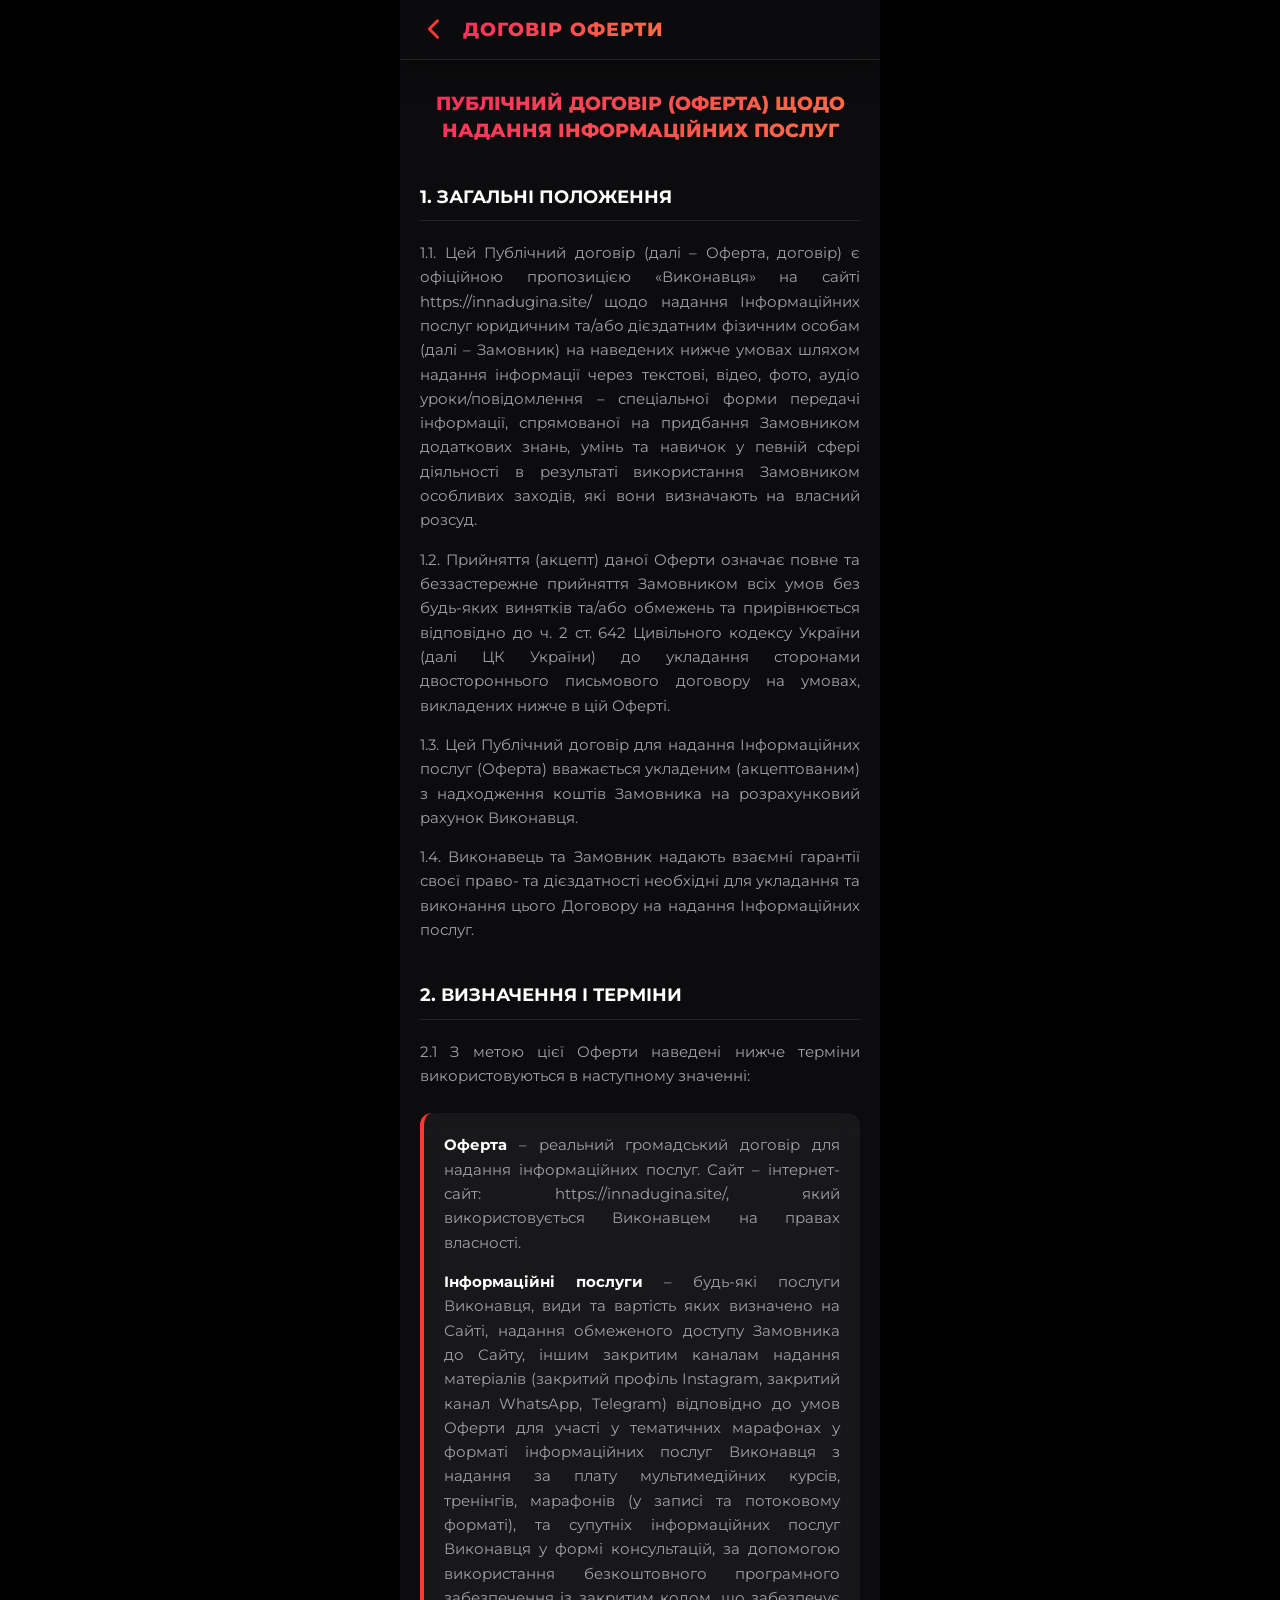
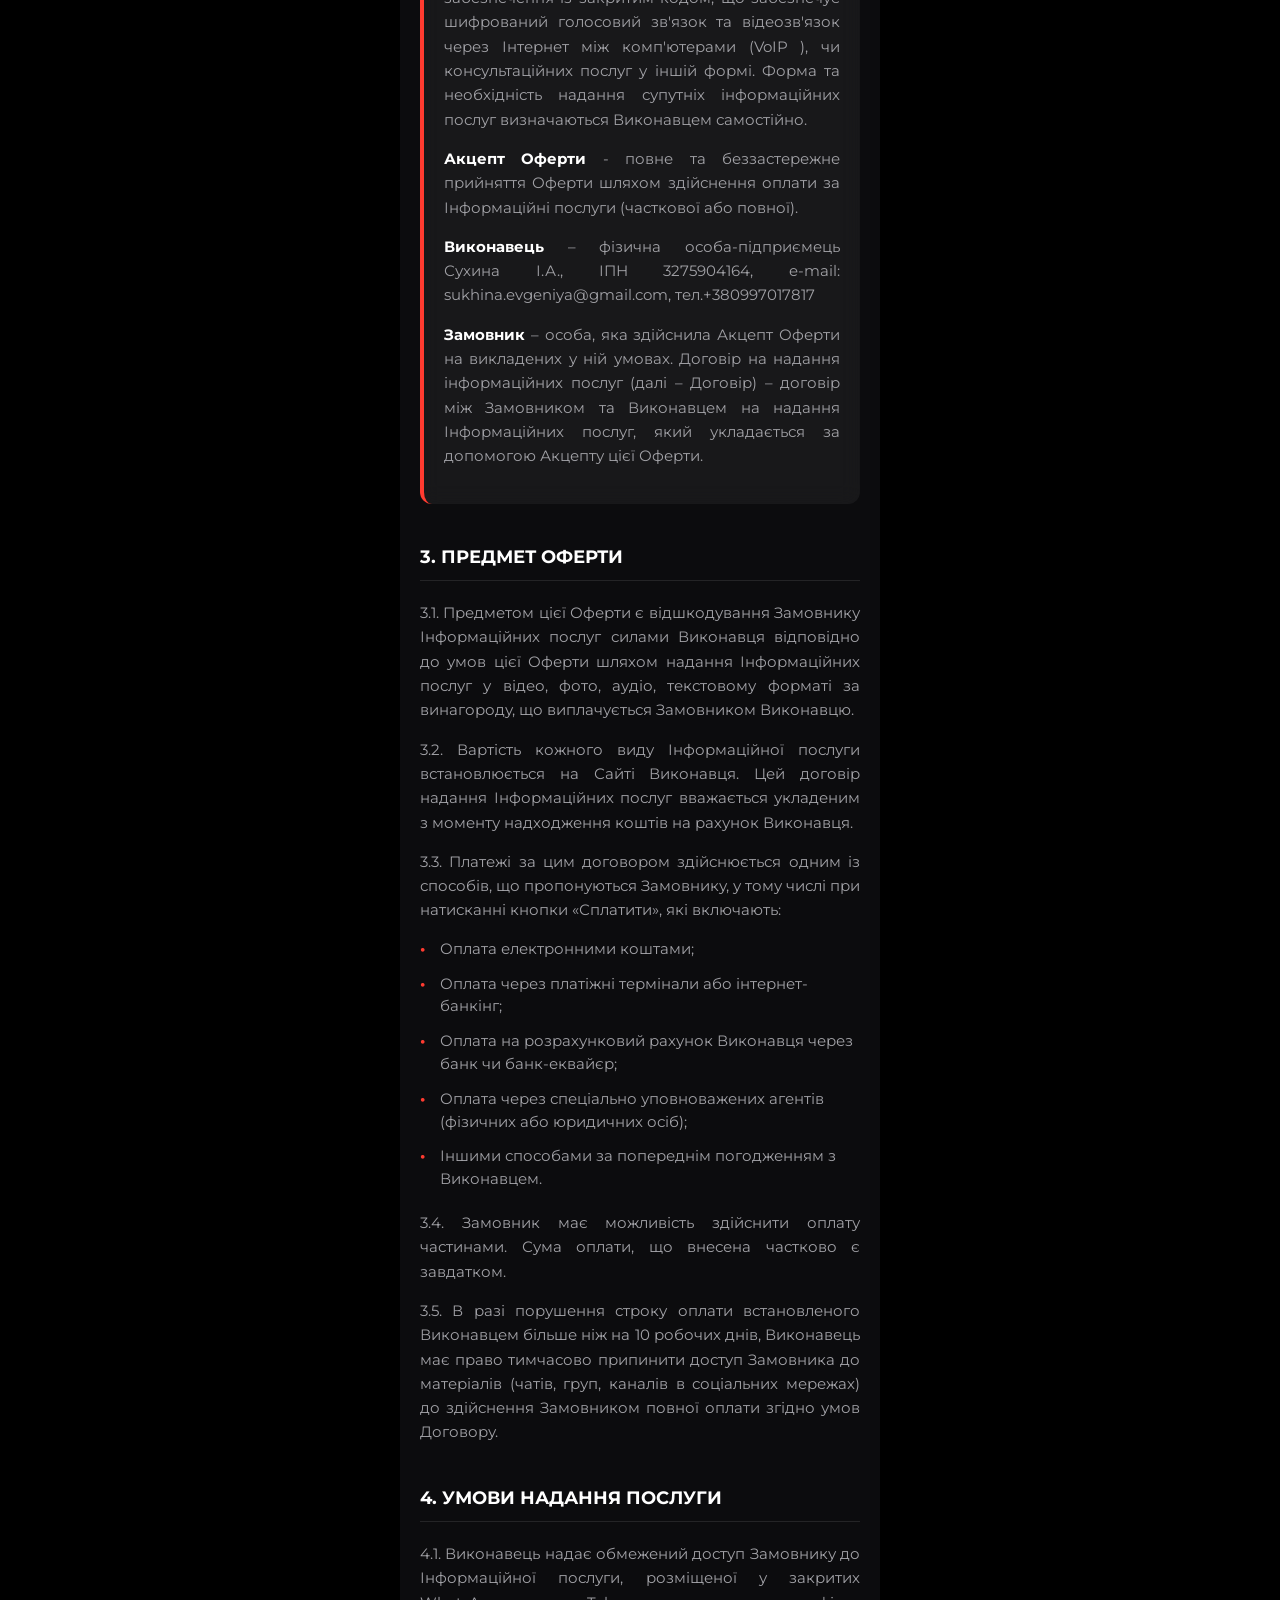
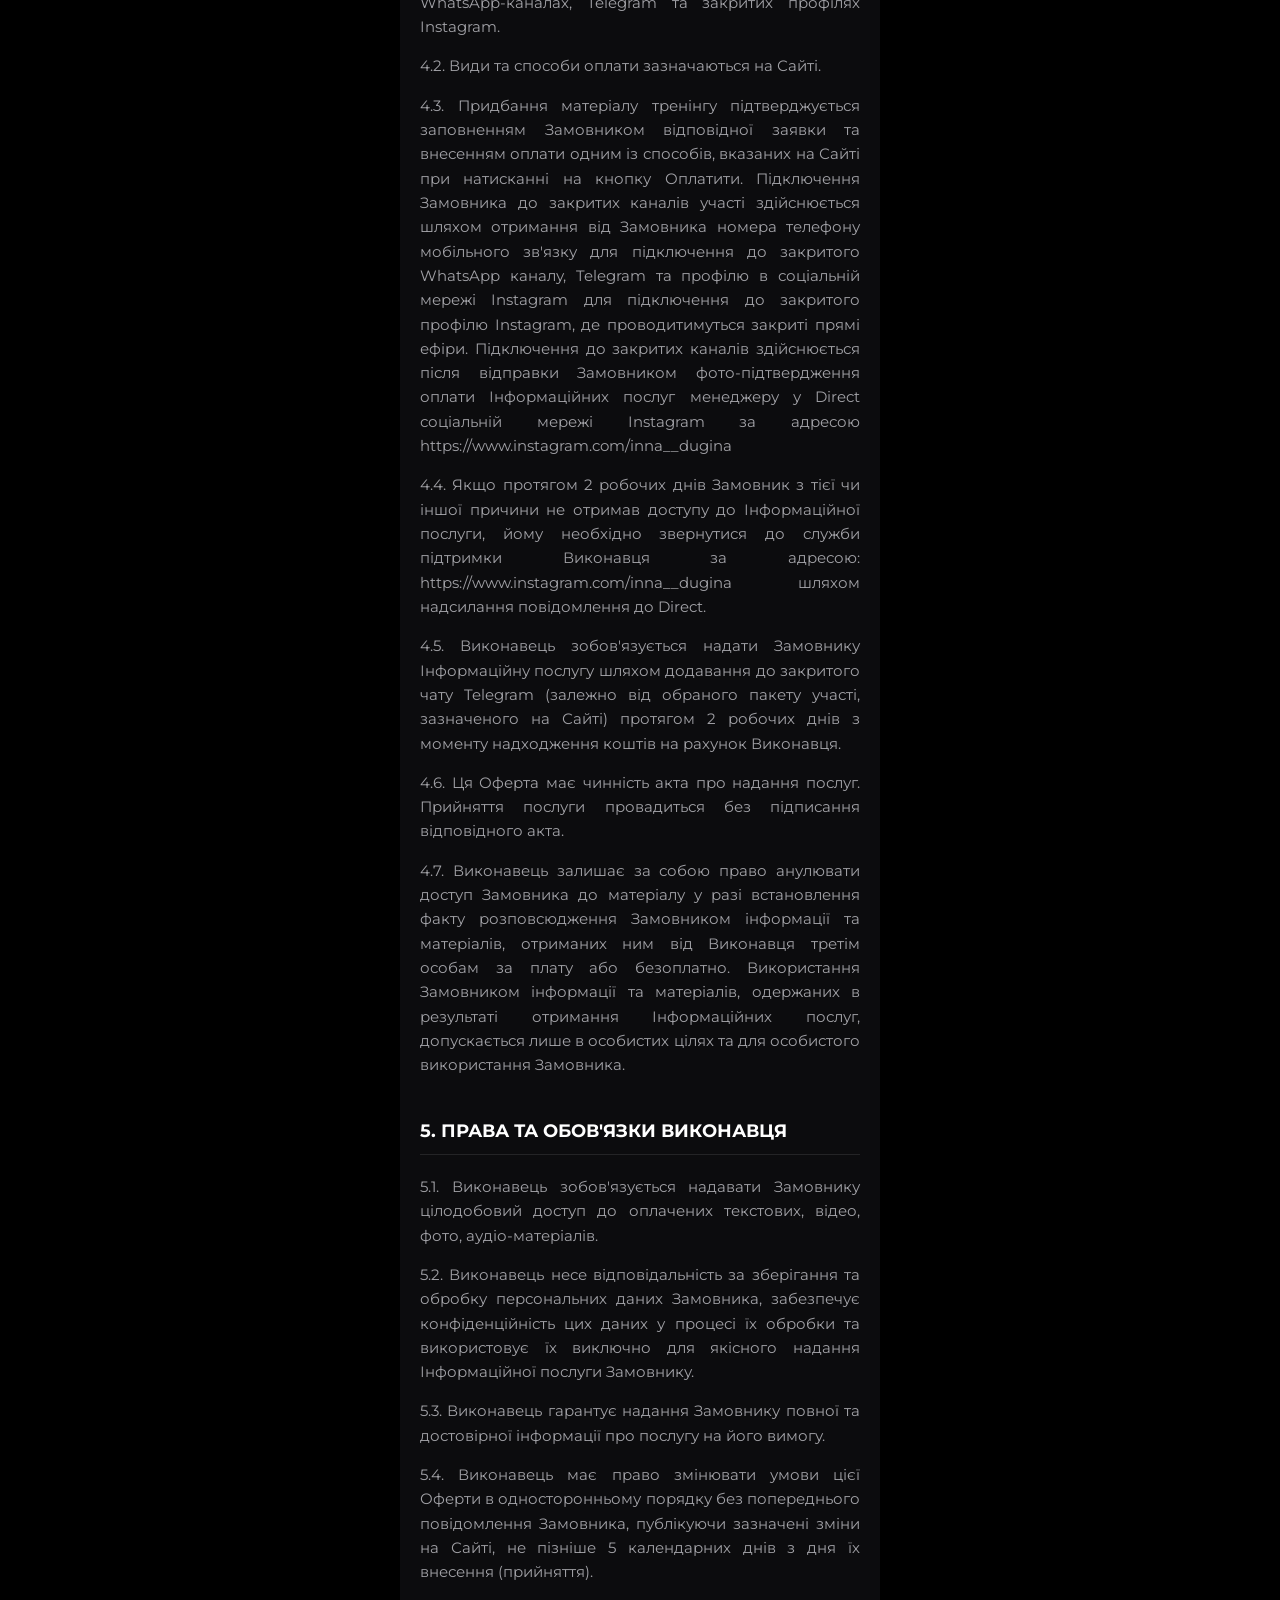
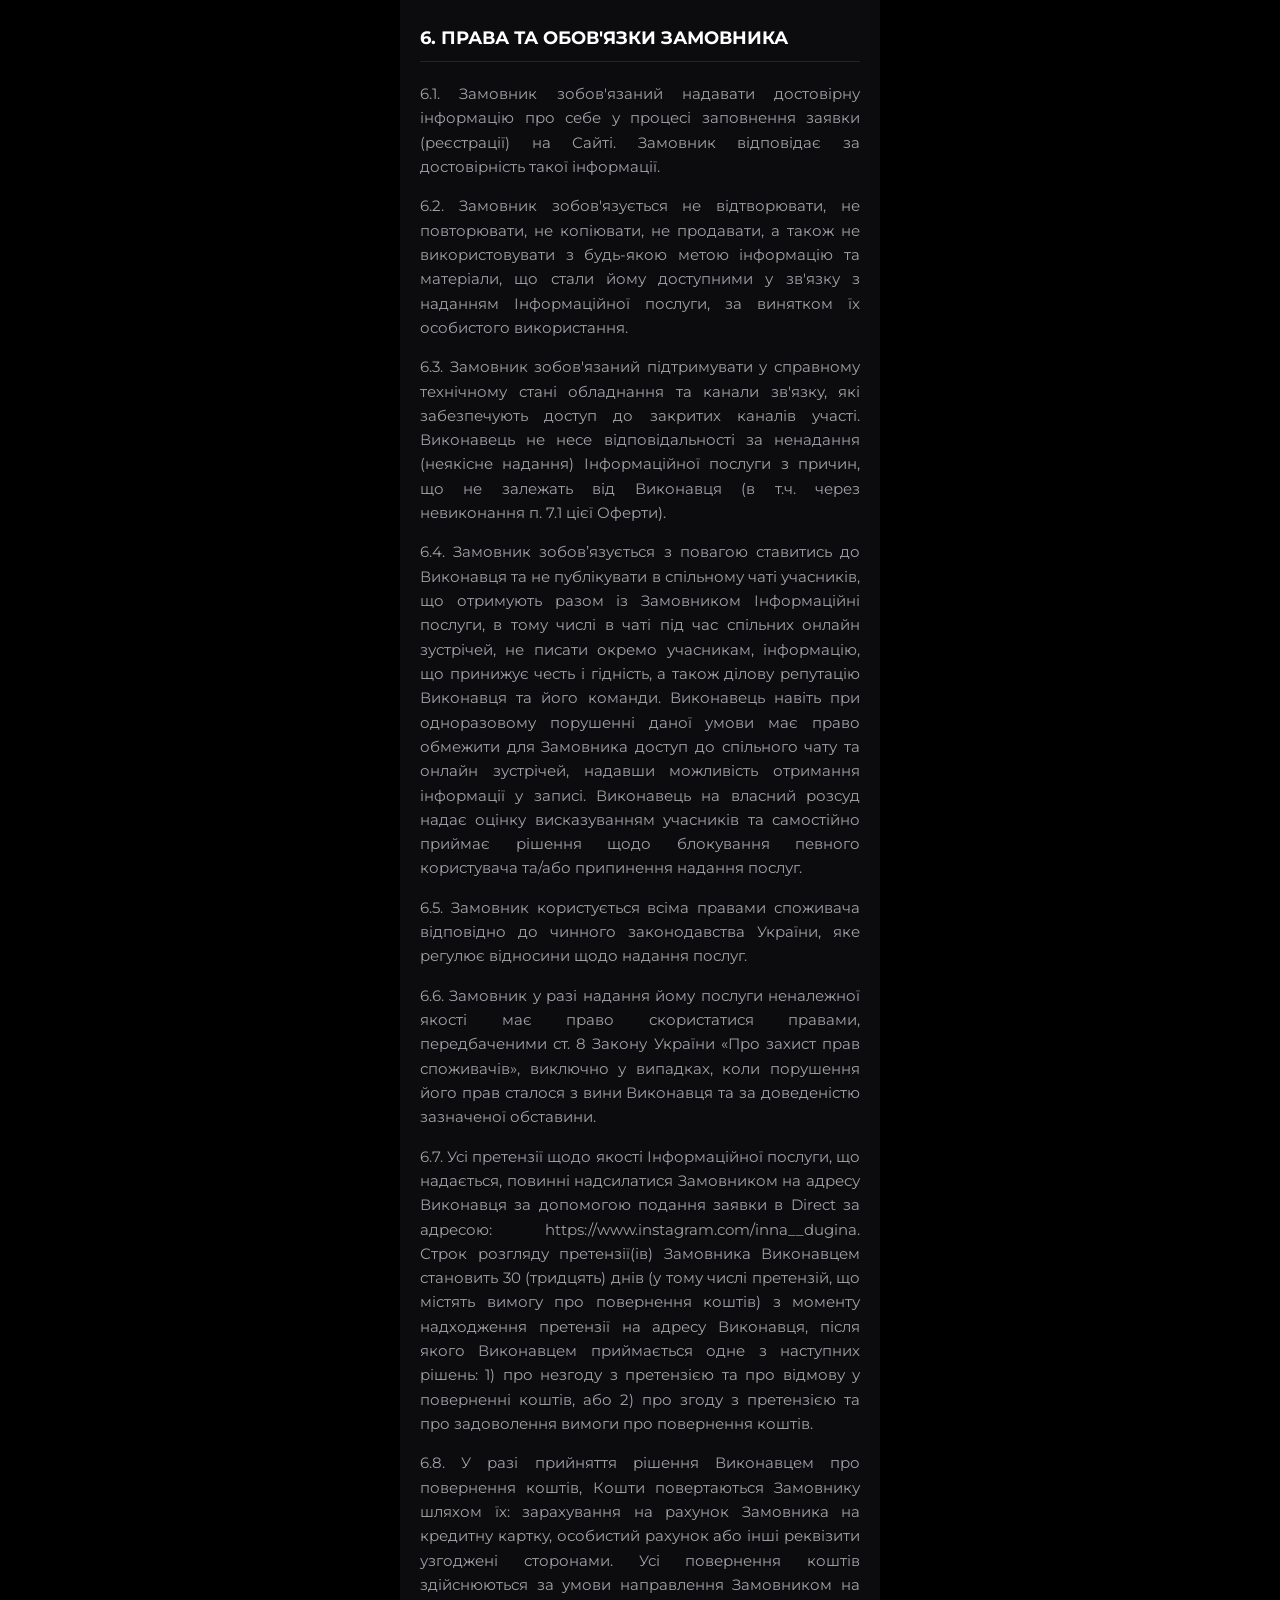
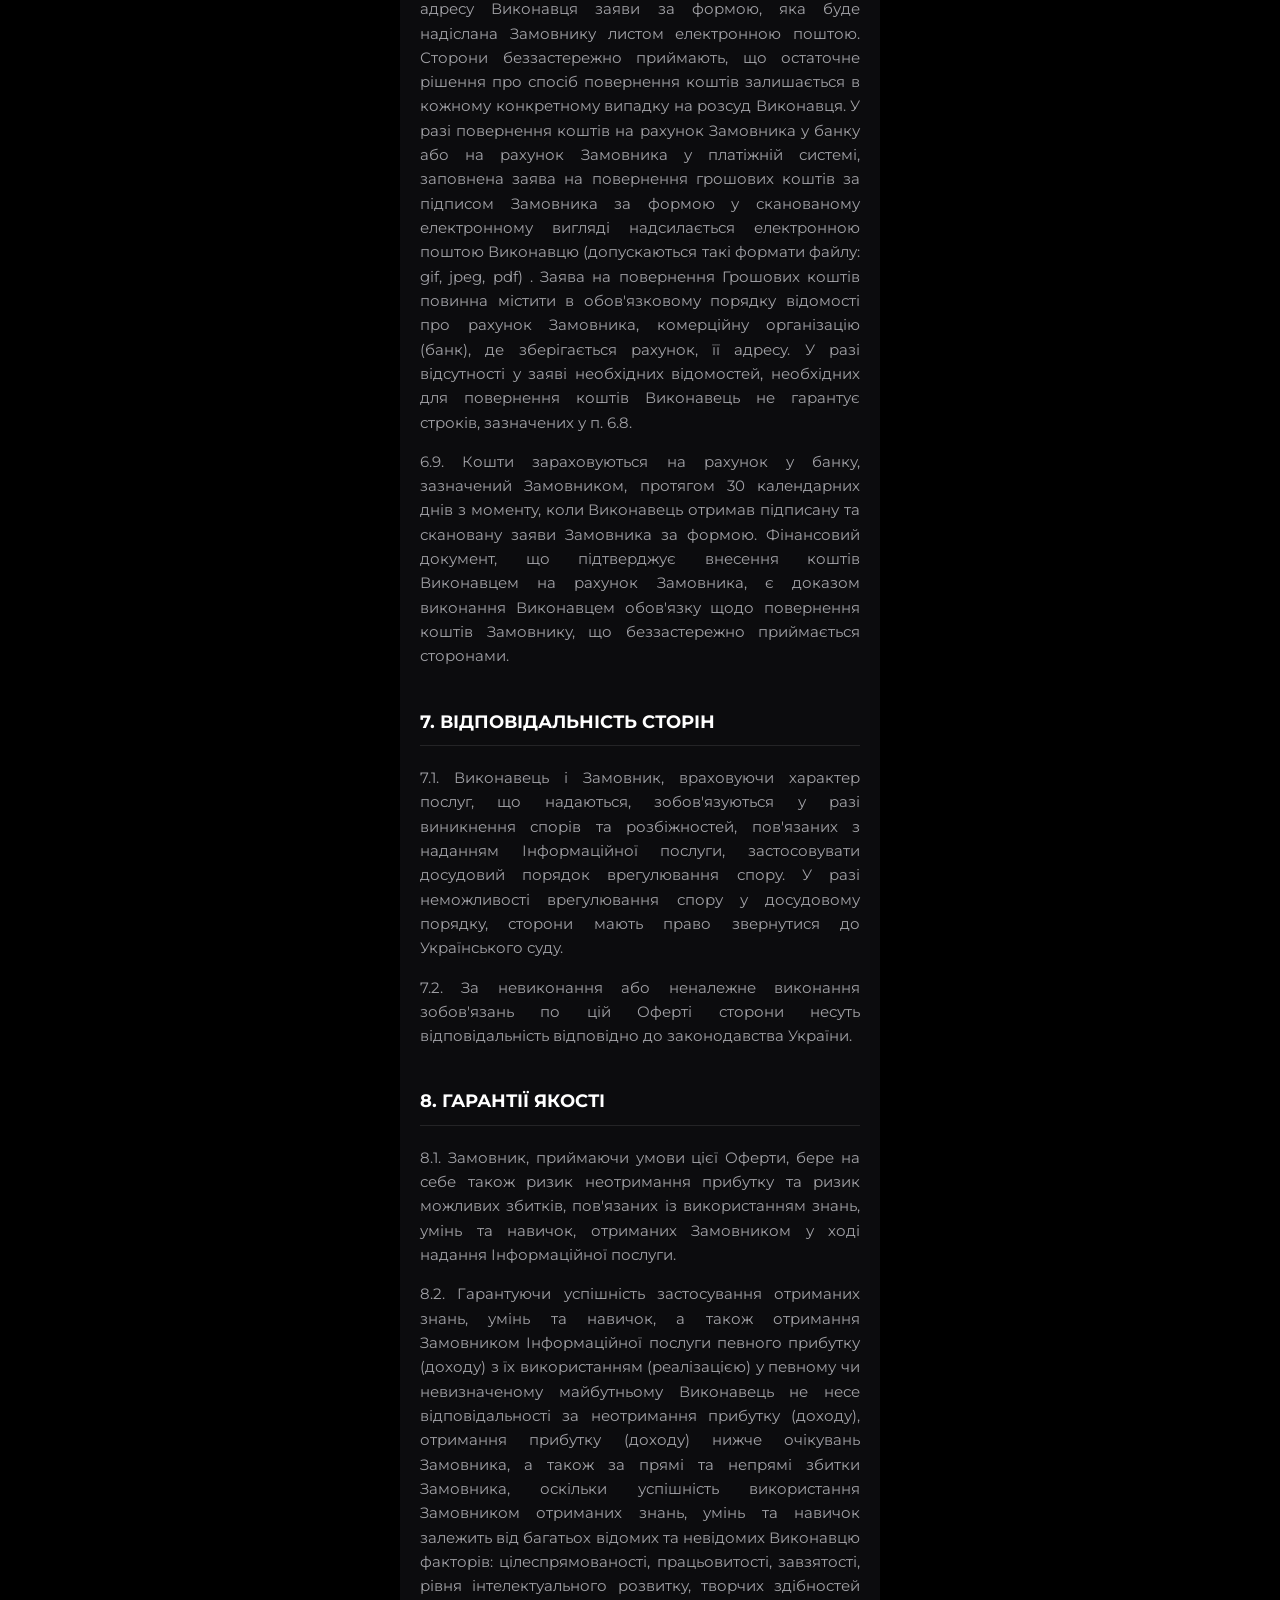
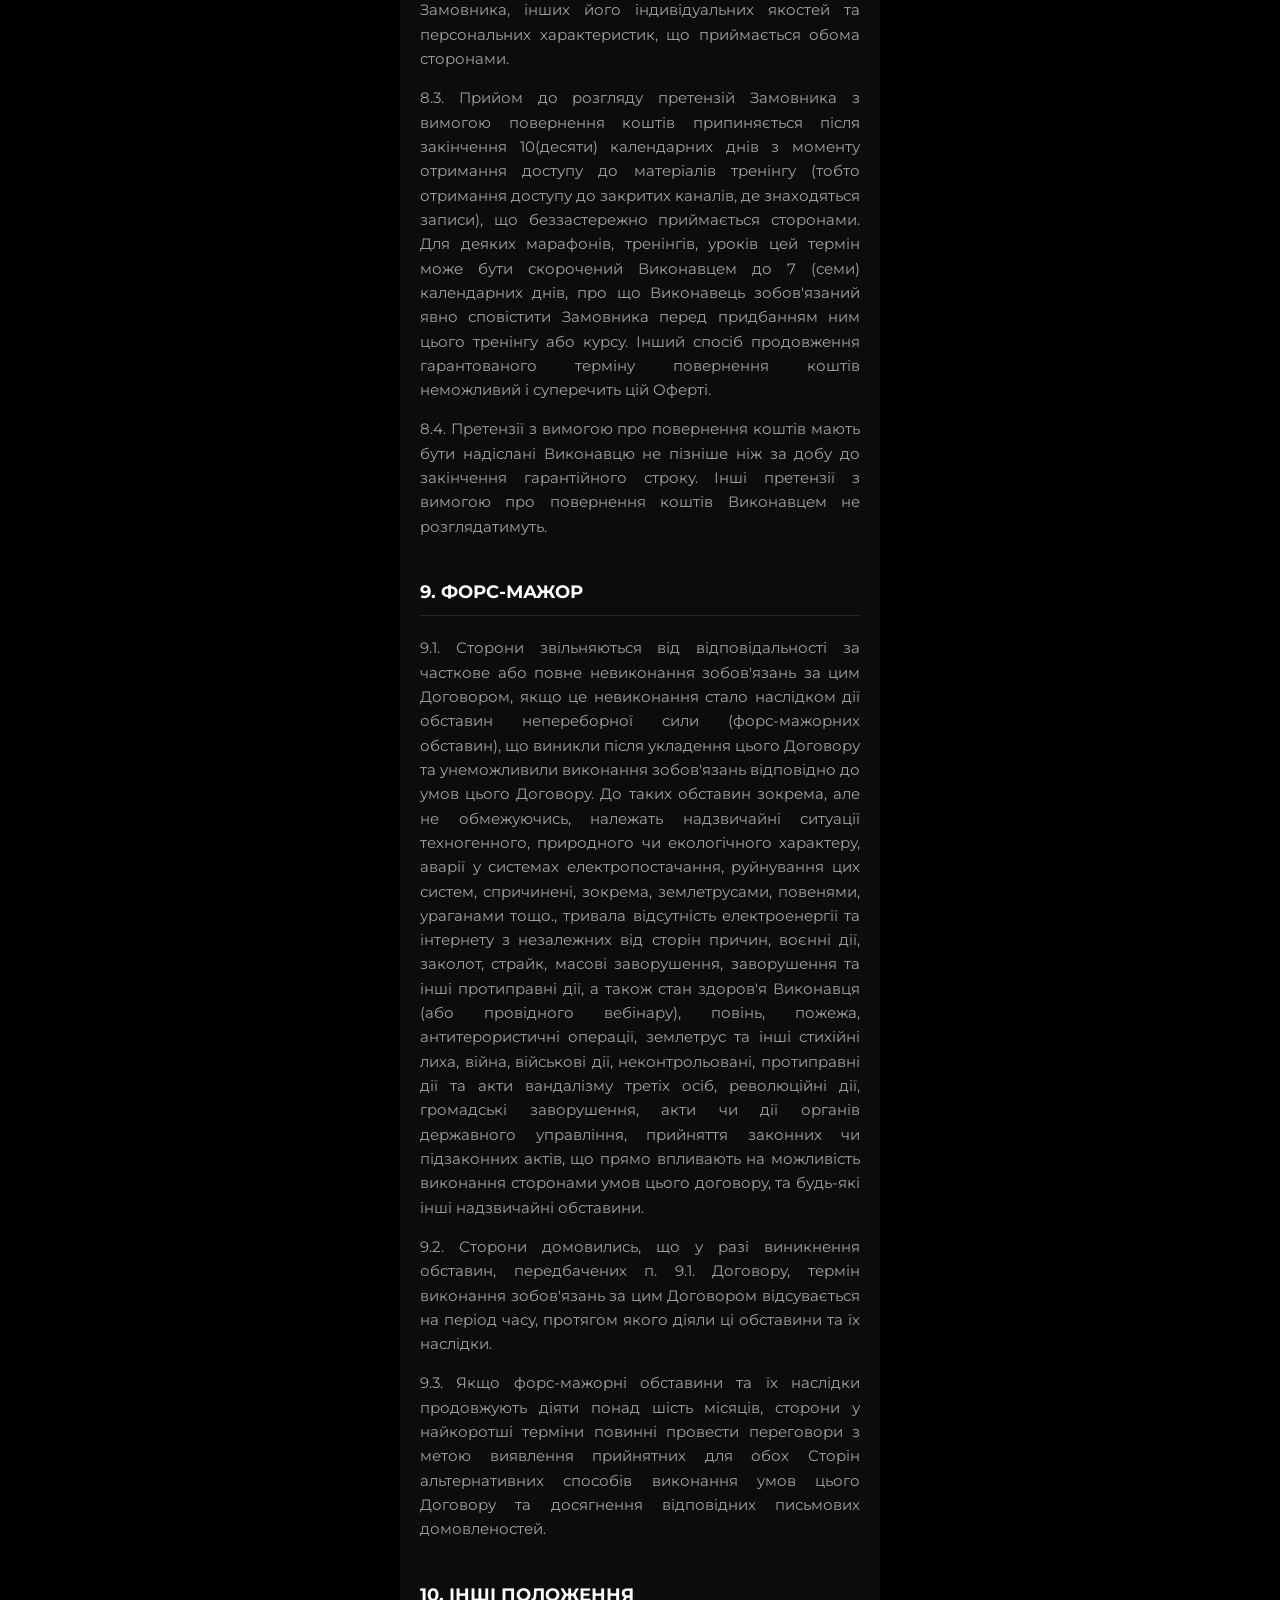
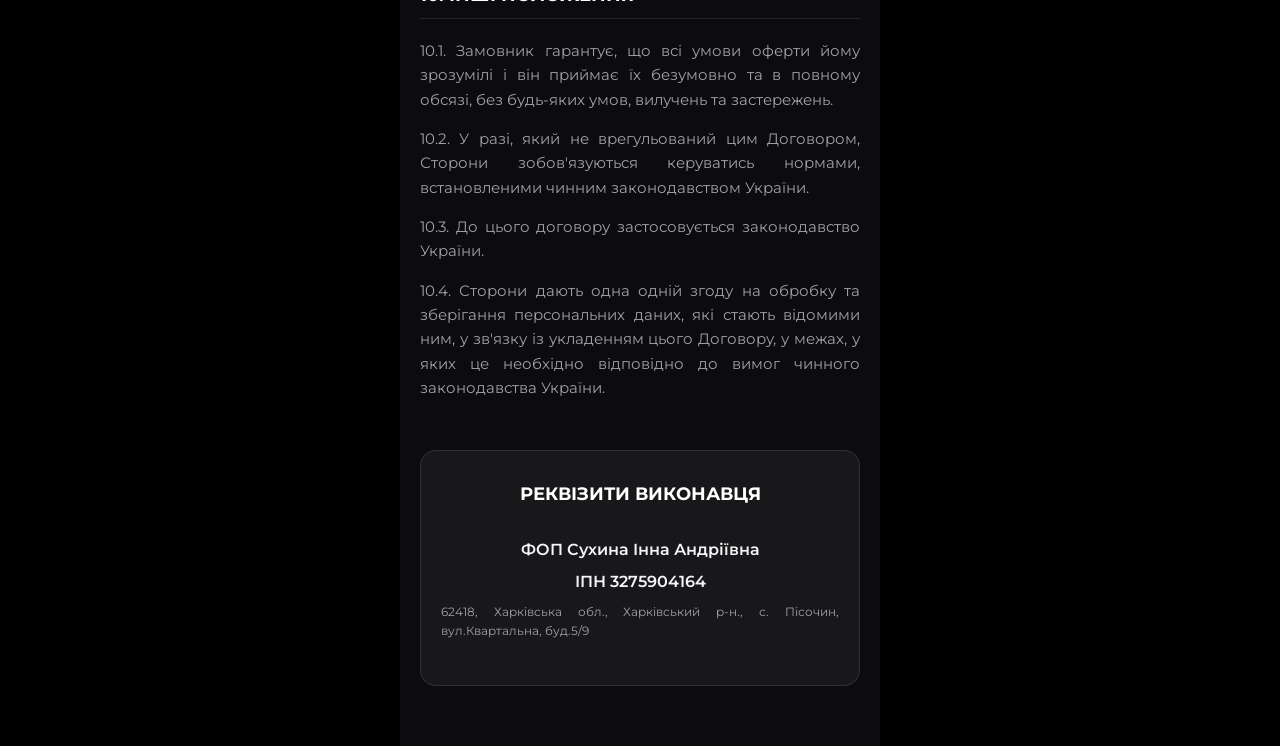
<file: oferta.html>
<!DOCTYPE html>
<html lang="uk">
<head>
  <!-- Google tag (gtag.js) -->
  <script async src="https://www.googletagmanager.com/gtag/js?id=G-9DHRG9CRR5"></script>
  <script>
    window.dataLayer = window.dataLayer || [];
    function gtag(){dataLayer.push(arguments);}
    gtag('js', new Date());

    gtag('config', 'G-9DHRG9CRR5');
  </script>

  <meta charset="UTF-8">
  <meta name="viewport" content="width=device-width, initial-scale=1.0, maximum-scale=1.0, user-scalable=no">
  
  <!-- SEO Meta Tags -->
  <title>Договір оферти | UGC ICON</title>
  <meta name="description" content="Публічний договір (оферта) щодо надання інформаційних послуг курсу UGC ICON від Інни Дугіної.">
  <meta name="robots" content="noindex, follow">
  
  <!-- Favicon -->
  <link rel="icon" href="img/ptichka.png" type="image/png">
  
  <link rel="preconnect" href="https://fonts.googleapis.com">
  <link rel="preconnect" href="https://fonts.gstatic.com" crossorigin>
  <link href="https://fonts.googleapis.com/css2?family=Montserrat:wght@400;500;600;700;800;900&display=swap" rel="stylesheet">
  
  <link href="css/aos.css" rel="stylesheet">
  <link rel="stylesheet" href="css/style1.css">
  
  <style>
    /* --- Premium Dark Mode Styles for Documents --- */
    
    .doc-header {
      position: sticky;
      top: 0;
      background: rgba(12, 12, 14, 0.8);
      backdrop-filter: blur(12px);
      -webkit-backdrop-filter: blur(12px);
      padding: 15px 20px;
      border-bottom: 1px solid rgba(255, 255, 255, 0.1);
      display: flex;
      align-items: center;
      gap: 15px;
      z-index: 100;
      box-shadow: 0 4px 30px rgba(0,0,0,0.5);
    }

    .back-btn {
      color: #ff3b30;
      display: flex;
      align-items: center;
      transition: transform 0.2s;
    }
    .back-btn:hover { transform: scale(1.1); }
    .back-btn:active { transform: scale(0.9); }

    .doc-title {
      font-size: 16px;
      font-weight: 700;
      text-transform: uppercase;
      color: var(--text-main);
      letter-spacing: 1px;
    }

    .doc-body {
      padding: 30px 20px 60px;
      background-color: transparent;
    }

    h3 {
      font-size: 1.2rem;
      font-weight: 800;
      text-align: center;
      margin-bottom: 30px;
      background: var(--accent-gradient);
      -webkit-background-clip: text;
      -webkit-text-fill-color: transparent;
      line-height: 1.4;
      text-transform: uppercase;
    }

    h4 {
      font-size: 1.1rem;
      font-weight: 700;
      margin-top: 40px;
      margin-bottom: 20px;
      color: #fff;
      text-transform: uppercase;
      border-bottom: 1px solid rgba(255, 255, 255, 0.1);
      padding-bottom: 10px;
      display: block;
    }

    p, li {
      font-size: 0.95rem;
      line-height: 1.6;
      color: var(--text-muted);
      margin-bottom: 15px;
      text-align: justify;
    }

    /* Lists */
    .styled-list, .policy-list {
      margin-bottom: 20px;
      padding-left: 0;
      list-style: none;
    }
    
    .styled-list span, .policy-item {
      display: block;
      position: relative;
      padding-left: 20px;
      margin-bottom: 12px;
      font-size: 0.95rem;
      color: var(--text-muted);
    }

    .styled-list span::before, .sub-list li::before {
      content: '•';
      color: #ff3b30;
      position: absolute;
      left: 0;
      font-weight: bold;
    }

    .sub-list {
      list-style: none;
      padding-left: 0;
      margin-top: 10px;
      margin-bottom: 20px;
    }

    .sub-list li {
      position: relative;
      padding-left: 20px;
      margin-bottom: 10px;
    }

    /* Highlights & Contact Blocks */
    .highlight, .contact-block {
      background: rgba(255, 255, 255, 0.05);
      backdrop-filter: blur(10px);
      padding: 20px;
      border-radius: 12px;
      border-left: 4px solid #ff3b30;
      margin: 25px 0;
    }
    
    .highlight strong, .highlight p strong {
      color: #fff;
    }
    
    .requisites {
        margin-top: 50px;
        background: rgba(255, 255, 255, 0.05);
        border: 1px solid rgba(255, 255, 255, 0.1);
        padding: 30px 20px;
        border-radius: 16px;
        text-align: center;
    }
    
    .requisites h4 {
        border: none;
        margin-top: 0;
        text-align: center;
    }
    
    .requisites span {
        display: block;
        margin-bottom: 8px;
        font-weight: 600;
        color: var(--text-main);
    }
    
    a { color: #ff3b30; text-decoration: none; font-weight: 600; transition: color 0.3s; }
    a:hover { color: #ff7142; }
  </style>
</head>
<body>



<div class="mobile-wrapper">
  
  <header class="doc-header">
    <a href="index.html" class="back-btn">
      <svg width="28" height="28" viewBox="0 0 24 24" fill="none" xmlns="http://www.w3.org/2000/svg">
        <path d="M15 19L8 12L15 5" stroke="currentColor" stroke-width="2.5" stroke-linecap="round" stroke-linejoin="round"/>
      </svg>
    </a>
    <div class="doc-title text-gradient" style="font-size: 1.2rem; font-weight: 800;">ДОГОВІР ОФЕРТИ</div>
  </header>

  <main class="doc-body">
    
    <h3>ПУБЛІЧНИЙ ДОГОВІР (ОФЕРТА) ЩОДО НАДАННЯ ІНФОРМАЦІЙНИХ ПОСЛУГ</h3>

    <h4>1. ЗАГАЛЬНІ ПОЛОЖЕННЯ</h4>
    <p>1.1. Цей Публічний договір (далі – Оферта, договір) є офіційною пропозицією «Виконавця» на сайті https://innadugina.site/ щодо надання Інформаційних послуг юридичним та/або дієздатним фізичним особам (далі – Замовник) на наведених нижче умовах шляхом надання інформації через текстові, відео, фото, аудіо уроки/повідомлення – спеціальної форми передачі інформації, спрямованої на придбання Замовником додаткових знань, умінь та навичок у певній сфері діяльності в результаті використання Замовником особливих заходів, які вони визначають на власний розсуд.</p>
    
    <p>1.2. Прийняття (акцепт) даної Оферти означає повне та беззастережне прийняття Замовником всіх умов без будь-яких винятків та/або обмежень та прирівнюється відповідно до ч. 2 ст. 642 Цивільного кодексу України (далі ЦК України) до укладання сторонами двостороннього письмового договору на умовах, викладених нижче в цій Оферті.</p>
    
    <p>1.3. Цей Публічний договір для надання Інформаційних послуг (Оферта) вважається укладеним (акцептованим) з надходження коштів Замовника на розрахунковий рахунок Виконавця.</p>
    
    <p>1.4. Виконавець та Замовник надають взаємні гарантії своєї право- та дієздатності необхідні для укладання та виконання цього Договору на надання Інформаційних послуг.</p>

    <h4>2. ВИЗНАЧЕННЯ І ТЕРМІНИ</h4>
    <p>2.1 З метою цієї Оферти наведені нижче терміни використовуються в наступному значенні:</p>
    
    <div class="highlight">
        <p><strong>Оферта</strong> – реальний громадський договір для надання інформаційних послуг. Сайт – інтернет-сайт: https://innadugina.site/, який використовується Виконавцем на правах власності.</p>
        
        <p><strong>Інформаційні послуги</strong> – будь-які послуги Виконавця, види та вартість яких визначено на Сайті, надання обмеженого доступу Замовника до Сайту, іншим закритим каналам надання матеріалів (закритий профіль Instagram, закритий канал WhatsApp, Telegram) відповідно до умов Оферти для участі у тематичних марафонах у форматі інформаційних послуг Виконавця з надання за плату мультимедійних курсів, тренінгів, марафонів (у записі та потоковому форматі), та супутніх інформаційних послуг Виконавця у формі консультацій, за допомогою використання безкоштовного програмного забезпечення із закритим кодом, що забезпечує шифрований голосовий зв'язок та відеозв'язок через Інтернет між комп'ютерами (VoIP ), чи консультаційних послуг у іншій формі. Форма та необхідність надання супутніх інформаційних послуг визначаються Виконавцем самостійно.</p>
        
        <p><strong>Акцепт Оферти</strong> - повне та беззастережне прийняття Оферти шляхом здійснення оплати за Інформаційні послуги (часткової або повної).</p>
        
        <p><strong>Виконавець</strong> – фізична особа-підприємець Сухина І.А., ІПН 3275904164, e-mail: sukhina.evgeniya@gmail.com, тел.+380997017817</p>
        
        <p><strong>Замовник</strong> – особа, яка здійснила Акцепт Оферти на викладених у ній умовах. Договір на надання інформаційних послуг (далі – Договір) – договір між Замовником та Виконавцем на надання Інформаційних послуг, який укладається за допомогою Акцепту цієї Оферти.</p>
    </div>

    <h4>3. ПРЕДМЕТ ОФЕРТИ</h4>
    <p>3.1. Предметом цієї Оферти є відшкодування Замовнику Інформаційних послуг силами Виконавця відповідно до умов цієї Оферти шляхом надання Інформаційних послуг у відео, фото, аудіо, текстовому форматі за винагороду, що виплачується Замовником Виконавцю.</p>
    
    <p>3.2. Вартість кожного виду Інформаційної послуги встановлюється на Сайті Виконавця. Цей договір надання Інформаційних послуг вважається укладеним з моменту надходження коштів на рахунок Виконавця.</p>
    
    <p>3.3. Платежі за цим договором здійснюється одним із способів, що пропонуються Замовнику, у тому числі при натисканні кнопки «Сплатити», які включають:</p>
    
    <div class="styled-list">
        <span>Оплата електронними коштами;</span>
        <span>Оплата через платіжні термінали або інтернет-банкінг;</span>
        <span>Оплата на розрахунковий рахунок Виконавця через банк чи банк-еквайєр;</span>
        <span>Оплата через спеціально уповноважених агентів (фізичних або юридичних осіб);</span>
        <span>Іншими способами за попереднім погодженням з Виконавцем.</span>
    </div>

    <p>3.4. Замовник має можливість здійснити оплату частинами. Сума оплати, що внесена частково є завдатком.</p>
    
    <p>3.5. В разі порушення строку оплати встановленого Виконавцем більше ніж на 10 робочих днів, Виконавець має право тимчасово припинити доступ Замовника до матеріалів (чатів, груп, каналів в соціальних мережах) до здійснення Замовником повної оплати згідно умов Договору.</p>

    <h4>4. УМОВИ НАДАННЯ ПОСЛУГИ</h4>
    <p>4.1. Виконавець надає обмежений доступ Замовнику до Інформаційної послуги, розміщеної у закритих WhatsApp-каналах, Telegram та закритих профілях Instagram.</p>
    
    <p>4.2. Види та способи оплати зазначаються на Сайті.</p>
    
    <p>4.3. Придбання матеріалу тренінгу підтверджується заповненням Замовником відповідної заявки та внесенням оплати одним із способів, вказаних на Сайті при натисканні на кнопку Оплатити. Підключення Замовника до закритих каналів участі здійснюється шляхом отримання від Замовника номера телефону мобільного зв'язку для підключення до закритого WhatsApp каналу, Telegram та профілю в соціальній мережі Instagram для підключення до закритого профілю Instagram, де проводитимуться закриті прямі ефіри. Підключення до закритих каналів здійснюється після відправки Замовником фото-підтвердження оплати Інформаційних послуг менеджеру у Direct соціальній мережі Instagram за адресою https://www.instagram.com/inna__dugina</p>
    
    <p>4.4. Якщо протягом 2 робочих днів Замовник з тієї чи іншої причини не отримав доступу до Інформаційної послуги, йому необхідно звернутися до служби підтримки Виконавця за адресою: https://www.instagram.com/inna__dugina шляхом надсилання повідомлення до Direct.</p>
    
    <p>4.5. Виконавець зобов'язується надати Замовнику Інформаційну послугу шляхом додавання до закритого чату Telegram (залежно від обраного пакету участі, зазначеного на Сайті) протягом 2 робочих днів з моменту надходження коштів на рахунок Виконавця.</p>
    
    <p>4.6. Ця Оферта має чинність акта про надання послуг. Прийняття послуги провадиться без підписання відповідного акта.</p>
    
    <p>4.7. Виконавець залишає за собою право анулювати доступ Замовника до матеріалу у разі встановлення факту розповсюдження Замовником інформації та матеріалів, отриманих ним від Виконавця третім особам за плату або безоплатно. Використання Замовником інформації та матеріалів, одержаних в результаті отримання Інформаційних послуг, допускається лише в особистих цілях та для особистого використання Замовника.</p>

    <h4>5. ПРАВА ТА ОБОВ'ЯЗКИ ВИКОНАВЦЯ</h4>
    <p>5.1. Виконавець зобов'язується надавати Замовнику цілодобовий доступ до оплачених текстових, відео, фото, аудіо-матеріалів.</p>
    <p>5.2. Виконавець несе відповідальність за зберігання та обробку персональних даних Замовника, забезпечує конфіденційність цих даних у процесі їх обробки та використовує їх виключно для якісного надання Інформаційної послуги Замовнику.</p>
    <p>5.3. Виконавець гарантує надання Замовнику повної та достовірної інформації про послугу на його вимогу.</p>
    <p>5.4. Виконавець має право змінювати умови цієї Оферти в односторонньому порядку без попереднього повідомлення Замовника, публікуючи зазначені зміни на Сайті, не пізніше 5 календарних днів з дня їх внесення (прийняття).</p>

    <h4>6. ПРАВА ТА ОБОВ'ЯЗКИ ЗАМОВНИКА</h4>
    <p>6.1. Замовник зобов'язаний надавати достовірну інформацію про себе у процесі заповнення заявки (реєстрації) на Сайті. Замовник відповідає за достовірність такої інформації.</p>
    <p>6.2. Замовник зобов'язується не відтворювати, не повторювати, не копіювати, не продавати, а також не використовувати з будь-якою метою інформацію та матеріали, що стали йому доступними у зв'язку з наданням Інформаційної послуги, за винятком їх особистого використання.</p>
    <p>6.3. Замовник зобов'язаний підтримувати у справному технічному стані обладнання та канали зв'язку, які забезпечують доступ до закритих каналів участі. Виконавець не несе відповідальності за ненадання (неякісне надання) Інформаційної послуги з причин, що не залежать від Виконавця (в т.ч. через невиконання п. 7.1 цієї Оферти).</p>
    <p>6.4. Замовник зобов’язується з повагою ставитись до Виконавця та не публікувати в спільному чаті учасників, що отримують разом із Замовником Інформаційні послуги, в тому числі в чаті під час спільних онлайн зустрічей, не писати окремо учасникам, інформацію, що принижує честь і гідність, а також ділову репутацію Виконавця та його команди. Виконавець навіть при одноразовому порушенні даної умови має право обмежити для Замовника доступ до спільного чату та онлайн зустрічей, надавши можливість отримання інформації у записі. Виконавець на власний розсуд надає оцінку висказуванням учасників та самостійно приймає рішення щодо блокування певного користувача та/або припинення надання послуг.</p>
    <p>6.5. Замовник користується всіма правами споживача відповідно до чинного законодавства України, яке регулює відносини щодо надання послуг.</p>
    <p>6.6. Замовник у разі надання йому послуги неналежної якості має право скористатися правами, передбаченими ст. 8 Закону України «Про захист прав споживачів», виключно у випадках, коли порушення його прав сталося з вини Виконавця та за доведеністю зазначеної обставини.</p>
    <p>6.7. Усі претензії щодо якості Інформаційної послуги, що надається, повинні надсилатися Замовником на адресу Виконавця за допомогою подання заявки в Direct за адресою: https://www.instagram.com/inna__dugina. Строк розгляду претензії(ів) Замовника Виконавцем становить 30 (тридцять) днів (у тому числі претензій, що містять вимогу про повернення коштів) з моменту надходження претензії на адресу Виконавця, після якого Виконавцем приймається одне з наступних рішень: 1) про незгоду з претензією та про відмову у поверненні коштів, або 2) про згоду з претензією та про задоволення вимоги про повернення коштів.</p>
    <p>6.8. У разі прийняття рішення Виконавцем про повернення коштів, Кошти повертаються Замовнику шляхом їх: зарахування на рахунок Замовника на кредитну картку, особистий рахунок або інші реквізити узгоджені сторонами. Усі повернення коштів здійснюються за умови направлення Замовником на адресу Виконавця заяви за формою, яка буде надіслана Замовнику листом електронною поштою. Сторони беззастережно приймають, що остаточне рішення про спосіб повернення коштів залишається в кожному конкретному випадку на розсуд Виконавця. У разі повернення коштів на рахунок Замовника у банку або на рахунок Замовника у платіжній системі, заповнена заява на повернення грошових коштів за підписом Замовника за формою у сканованому електронному вигляді надсилається електронною поштою Виконавцю (допускаються такі формати файлу: gif, jpeg, pdf) . Заява на повернення Грошових коштів повинна містити в обов'язковому порядку відомості про рахунок Замовника, комерційну організацію (банк), де зберігається рахунок, її адресу. У разі відсутності у заяві необхідних відомостей, необхідних для повернення коштів Виконавець не гарантує строків, зазначених у п. 6.8.</p>
    <p>6.9. Кошти зараховуються на рахунок у банку, зазначений Замовником, протягом 30 календарних днів з моменту, коли Виконавець отримав підписану та скановану заяви Замовника за формою. Фінансовий документ, що підтверджує внесення коштів Виконавцем на рахунок Замовника, є доказом виконання Виконавцем обов'язку щодо повернення коштів Замовнику, що беззастережно приймається сторонами.</p>

    <h4>7. ВІДПОВІДАЛЬНІСТЬ СТОРІН</h4>
    <p>7.1. Виконавець і Замовник, враховуючи характер послуг, що надаються, зобов'язуються у разі виникнення спорів та розбіжностей, пов'язаних з наданням Інформаційної послуги, застосовувати досудовий порядок врегулювання спору. У разі неможливості врегулювання спору у досудовому порядку, сторони мають право звернутися до Українського суду.</p>
    <p>7.2. За невиконання або неналежне виконання зобов'язань по цій Оферті сторони несуть відповідальність відповідно до законодавства України.</p>

    <h4>8. ГАРАНТІЇ ЯКОСТІ</h4>
    <p>8.1. Замовник, приймаючи умови цієї Оферти, бере на себе також ризик неотримання прибутку та ризик можливих збитків, пов'язаних із використанням знань, умінь та навичок, отриманих Замовником у ході надання Інформаційної послуги.</p>
    <p>8.2. Гарантуючи успішність застосування отриманих знань, умінь та навичок, а також отримання Замовником Інформаційної послуги певного прибутку (доходу) з їх використанням (реалізацією) у певному чи невизначеному майбутньому Виконавець не несе відповідальності за неотримання прибутку (доходу), отримання прибутку (доходу) нижче очікувань Замовника, а також за прямі та непрямі збитки Замовника, оскільки успішність використання Замовником отриманих знань, умінь та навичок залежить від багатьох відомих та невідомих Виконавцю факторів: цілеспрямованості, працьовитості, завзятості, рівня інтелектуального розвитку, творчих здібностей Замовника, інших його індивідуальних якостей та персональних характеристик, що приймається обома сторонами.</p>
    <p>8.3. Прийом до розгляду претензій Замовника з вимогою повернення коштів припиняється після закінчення 10(десяти) календарних днів з моменту отримання доступу до матеріалів тренінгу (тобто отримання доступу до закритих каналів, де знаходяться записи), що беззастережно приймається сторонами. Для деяких марафонів, тренінгів, уроків цей термін може бути скорочений Виконавцем до 7 (семи) календарних днів, про що Виконавець зобов'язаний явно сповістити Замовника перед придбанням ним цього тренінгу або курсу. Інший спосіб продовження гарантованого терміну повернення коштів неможливий і суперечить цій Оферті.</p>
    <p>8.4. Претензії з вимогою про повернення коштів мають бути надіслані Виконавцю не пізніше ніж за добу до закінчення гарантійного строку. Інші претензії з вимогою про повернення коштів Виконавцем не розглядатимуть.</p>

    <h4>9. ФОРС-МАЖОР</h4>
    <p>9.1. Сторони звільняються від відповідальності за часткове або повне невиконання зобов'язань за цим Договором, якщо це невиконання стало наслідком дії обставин непереборної сили (форс-мажорних обставин), що виникли після укладення цього Договору та унеможливили виконання зобов'язань відповідно до умов цього Договору. До таких обставин зокрема, але не обмежуючись, належать надзвичайні ситуації техногенного, природного чи екологічного характеру, аварії у системах електропостачання, руйнування цих систем, спричинені, зокрема, землетрусами, повенями, ураганами тощо., тривала відсутність електроенергії та інтернету з незалежних від сторін причин, воєнні дії, заколот, страйк, масові заворушення, заворушення та інші протиправні дії, а також стан здоров'я Виконавця (або провідного вебінару), повінь, пожежа, антитерористичні операції, землетрус та інші стихійні лиха, війна, військові дії, неконтрольовані, протиправні дії та акти вандалізму третіх осіб, революційні дії, громадські заворушення, акти чи дії органів державного управління, прийняття законних чи підзаконних актів, що прямо впливають на можливість виконання сторонами умов цього договору, та будь-які інші надзвичайні обставини.</p>
    <p>9.2. Сторони домовились, що у разі виникнення обставин, передбачених п. 9.1. Договору, термін виконання зобов'язань за цим Договором відсувається на період часу, протягом якого діяли ці обставини та їх наслідки.</p>
    <p>9.3. Якщо форс-мажорні обставини та їх наслідки продовжують діяти понад шість місяців, сторони у найкоротші терміни повинні провести переговори з метою виявлення прийнятних для обох Сторін альтернативних способів виконання умов цього Договору та досягнення відповідних письмових домовленостей.</p>

    <h4>10. ІНШІ ПОЛОЖЕННЯ</h4>
    <p>10.1. Замовник гарантує, що всі умови оферти йому зрозумілі і він приймає їх безумовно та в повному обсязі, без будь-яких умов, вилучень та застережень.</p>
    <p>10.2. У разі, який не врегульований цим Договором, Сторони зобов'язуються керуватись нормами, встановленими чинним законодавством України.</p>
    <p>10.3. До цього договору застосовується законодавство України.</p>
    <p>10.4. Сторони дають одна одній згоду на обробку та зберігання персональних даних, які стають відомими ним, у зв'язку із укладенням цього Договору, у межах, у яких це необхідно відповідно до вимог чинного законодавства України.</p>

    <div class="requisites">
        <h4>РЕКВІЗИТИ ВИКОНАВЦЯ</h4>
        <span>ФОП Сухина Інна Андріївна</span>
        <span>ІПН 3275904164</span>
        <p style="font-size: 12px; margin-top: 5px;">62418, Харківська обл., Харкiвський р-н., с. Пісочин, вул.Квартальна, буд.5/9</p>
    </div>

  </main>
</div>

  <script src="js/aos.js"></script>
  <script>
    document.querySelectorAll('.doc-body h4, .doc-body p, .highlight, .requisites, .styled-list span').forEach((el) => {
      el.setAttribute('data-aos', 'fade-up');
    });
    AOS.init({
      duration: 800,
      once: true,
      offset: 30,
    });
  </script>
</body>
</html>
</file>
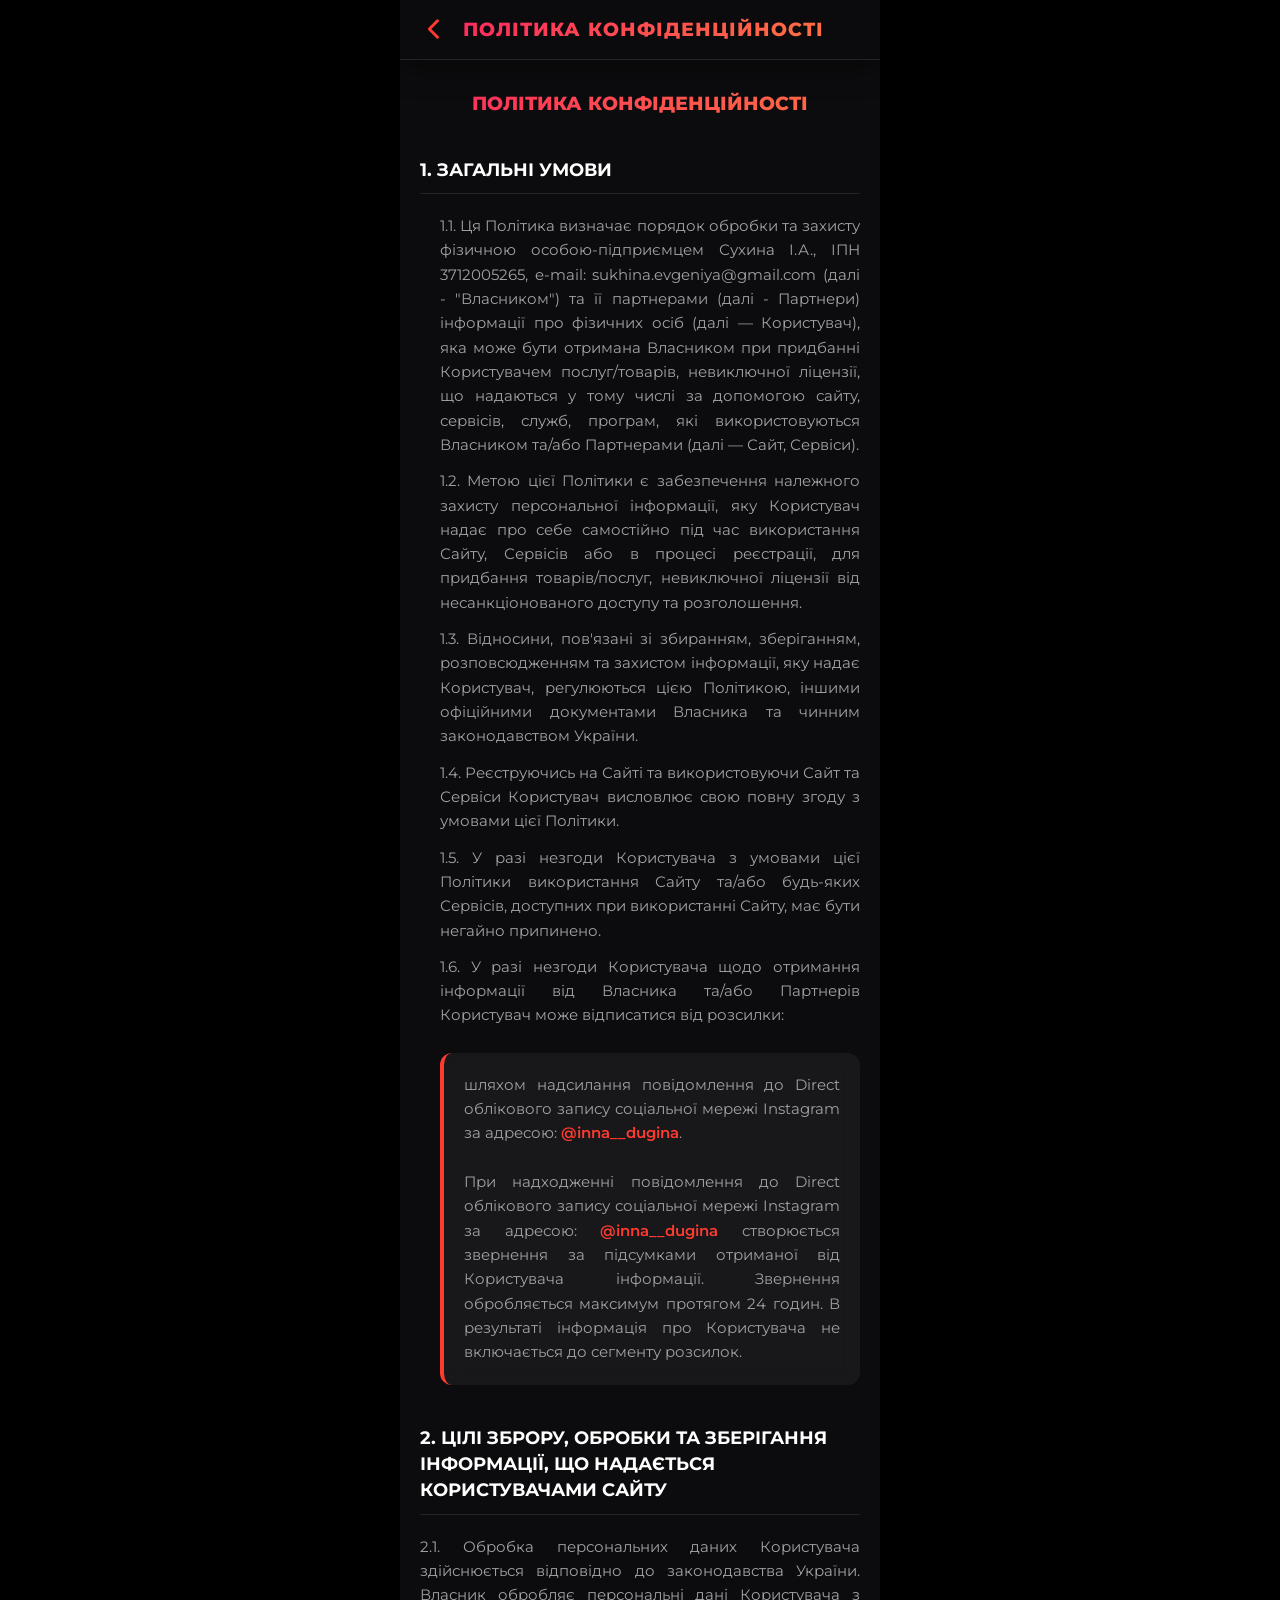
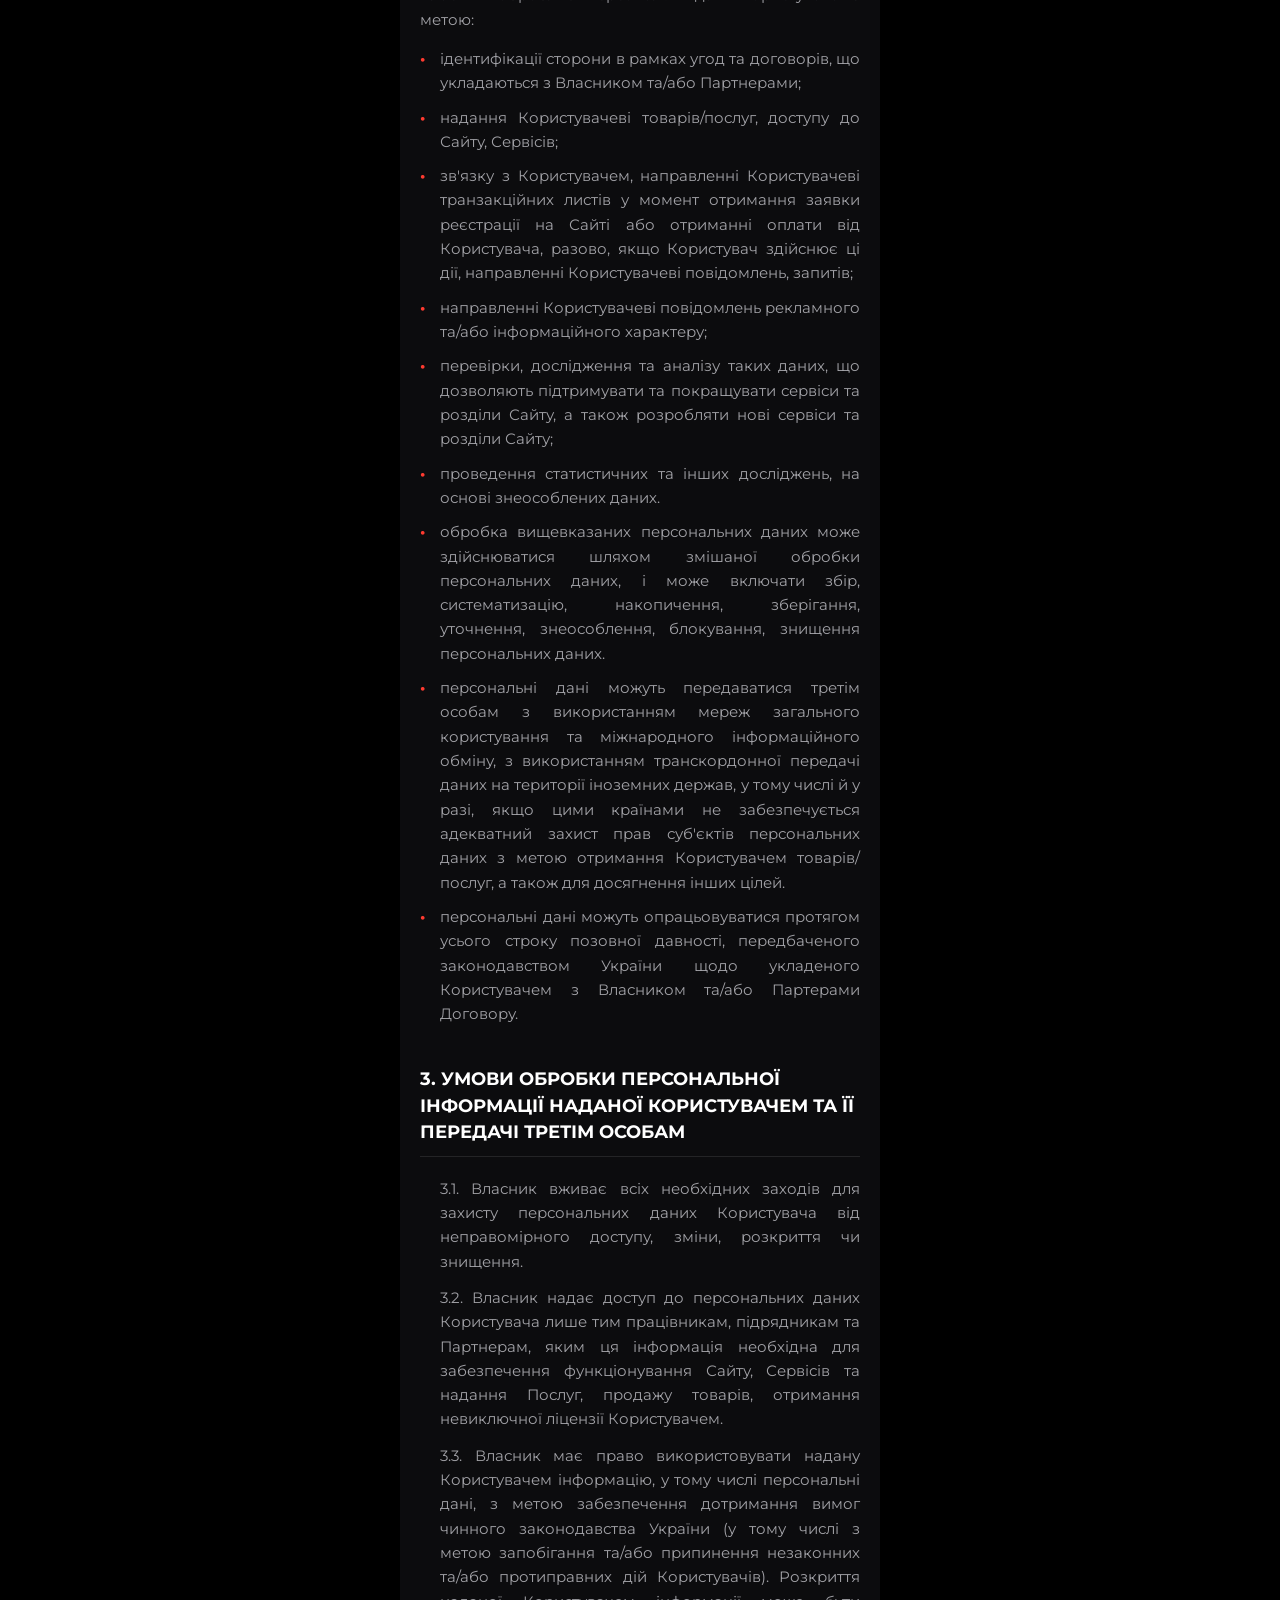
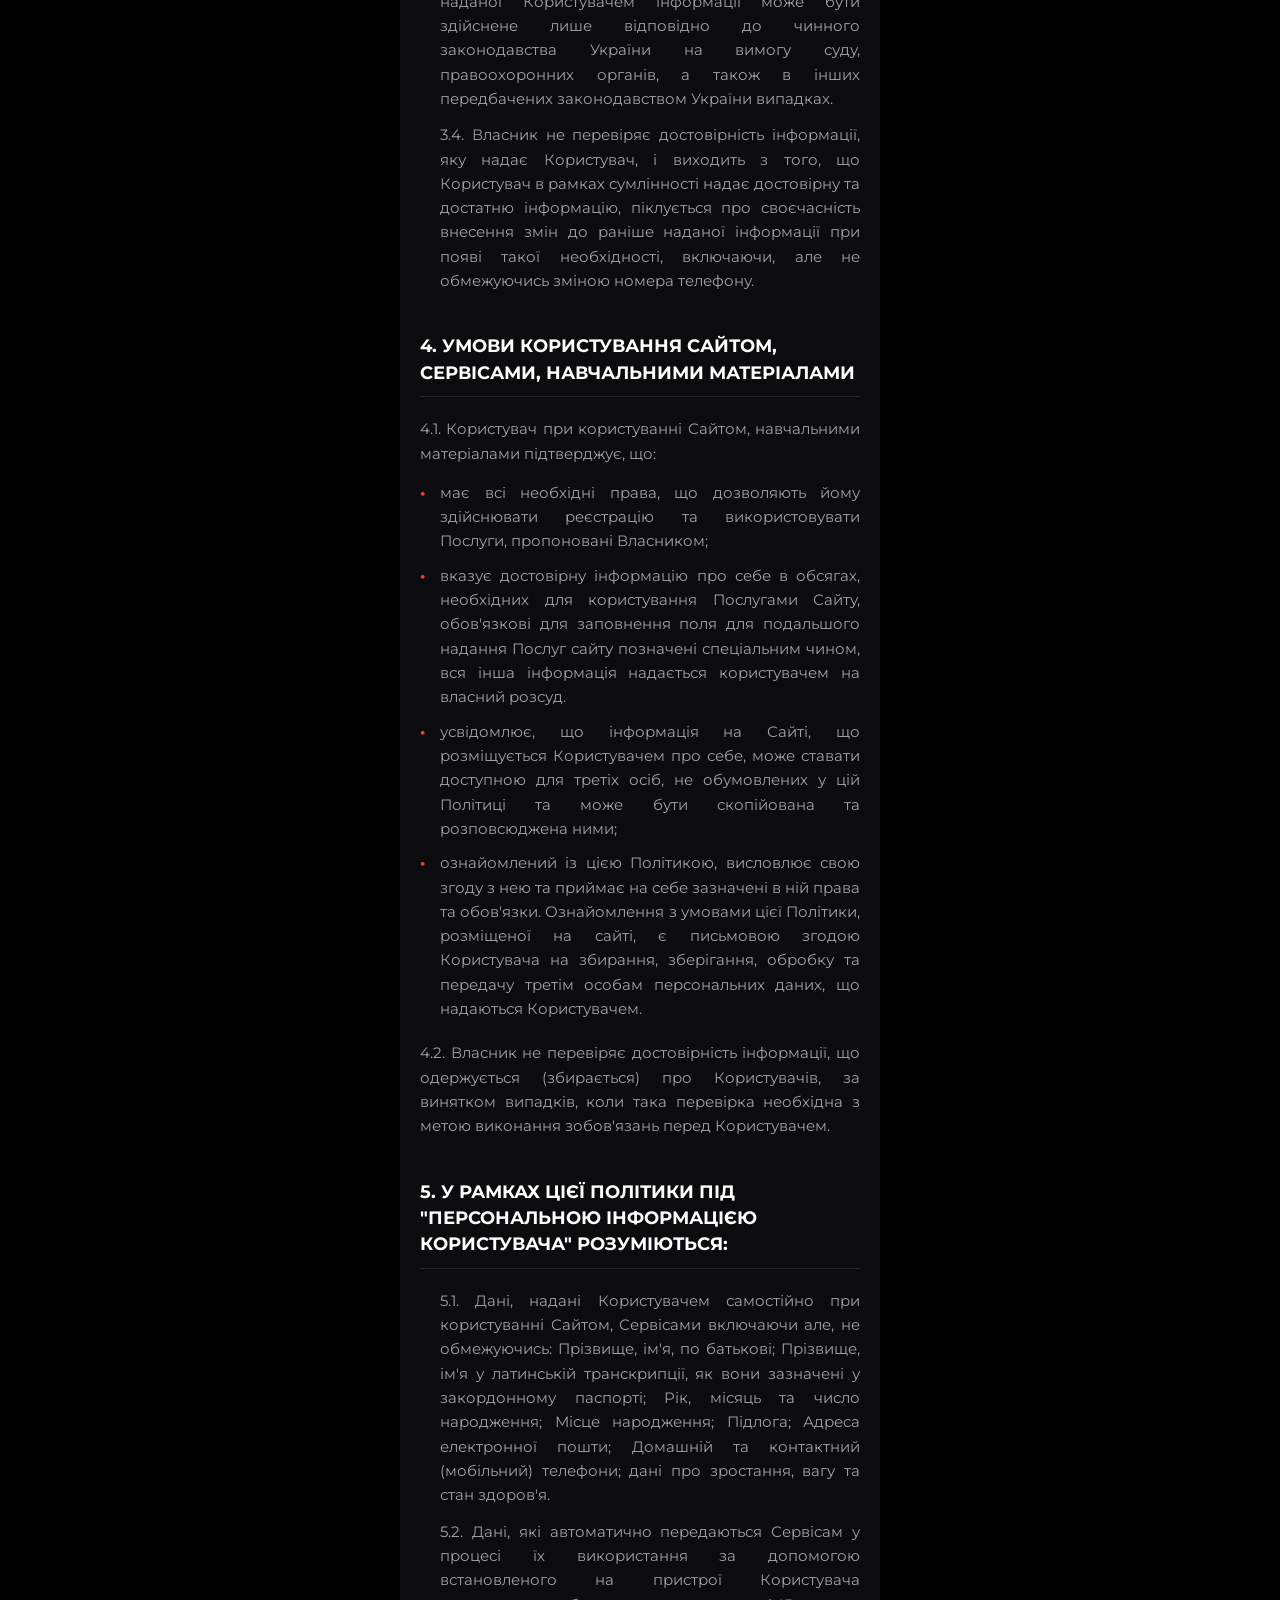
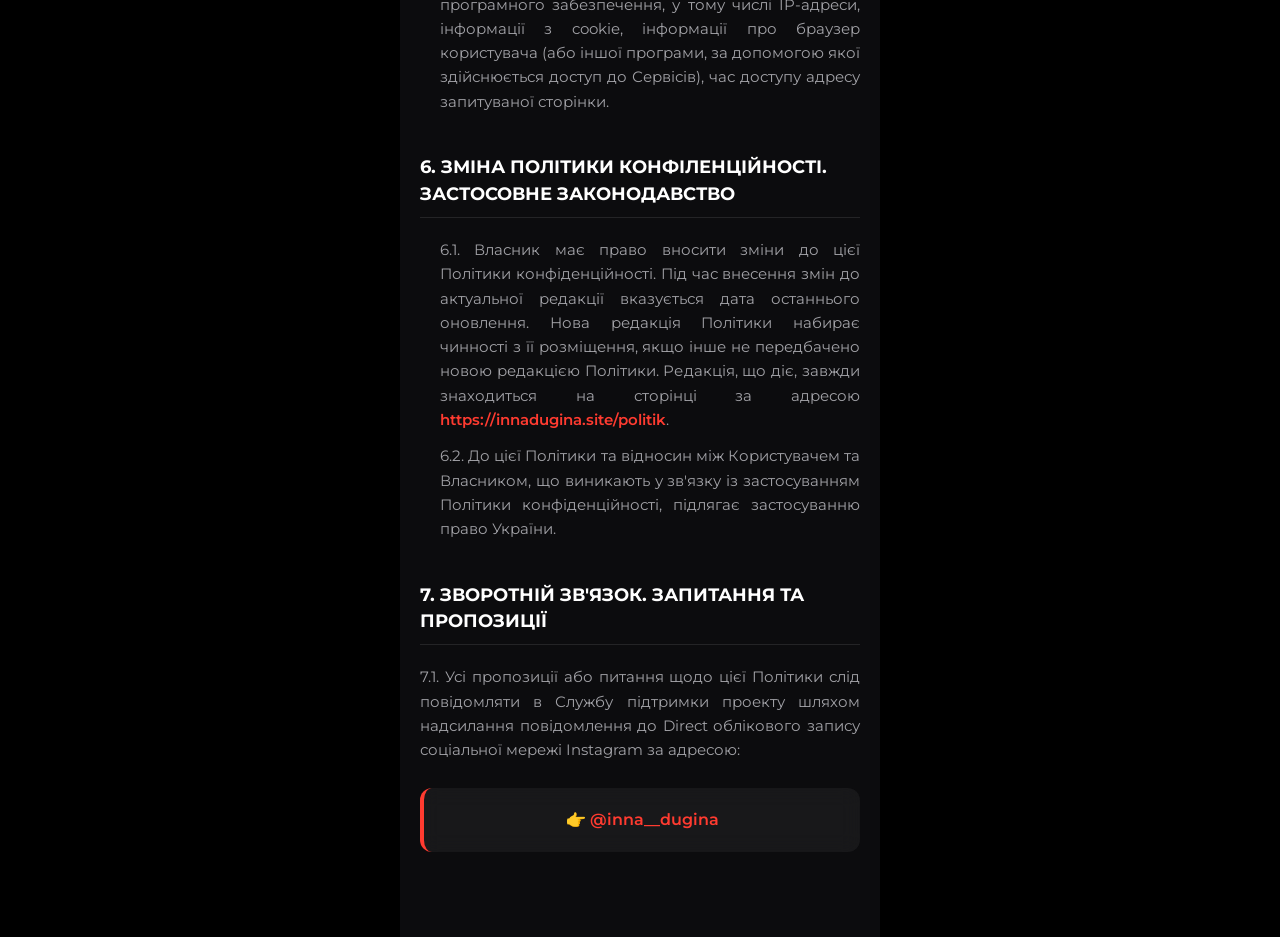
<file: politik.html>
<!DOCTYPE html>
<html lang="uk">
<head>
  <!-- Google tag (gtag.js) -->
  <script async src="https://www.googletagmanager.com/gtag/js?id=G-9DHRG9CRR5"></script>
  <script>
    window.dataLayer = window.dataLayer || [];
    function gtag(){dataLayer.push(arguments);}
    gtag('js', new Date());

    gtag('config', 'G-9DHRG9CRR5');
  </script>

  <meta charset="UTF-8">
  <meta name="viewport" content="width=device-width, initial-scale=1.0, maximum-scale=1.0, user-scalable=no">
  
  <!-- SEO Meta Tags -->
  <title>Політика конфіденційності | UGC ICON</title>
  <meta name="description" content="Політика конфіденційності та захисту персональних даних користувачів проекту UGC ICON від Інни Дугіної.">
  <meta name="robots" content="noindex, follow">
  
  <!-- Favicon -->
  <link rel="icon" href="img/ptichka.png" type="image/png">
  
  <link rel="preconnect" href="https://fonts.googleapis.com">
  <link rel="preconnect" href="https://fonts.gstatic.com" crossorigin>
  <link href="https://fonts.googleapis.com/css2?family=Montserrat:wght@400;500;600;700;800;900&display=swap" rel="stylesheet">
  
  <link href="css/aos.css" rel="stylesheet">
  <link rel="stylesheet" href="css/style1.css">
  
  <style>
    /* --- Premium Dark Mode Styles for Documents --- */
    
    .doc-header {
      position: sticky;
      top: 0;
      background: rgba(12, 12, 14, 0.8);
      backdrop-filter: blur(12px);
      -webkit-backdrop-filter: blur(12px);
      padding: 15px 20px;
      border-bottom: 1px solid rgba(255, 255, 255, 0.1);
      display: flex;
      align-items: center;
      gap: 15px;
      z-index: 100;
      box-shadow: 0 4px 30px rgba(0,0,0,0.5);
    }

    .back-btn {
      color: #ff3b30;
      display: flex;
      align-items: center;
      transition: transform 0.2s;
    }
    .back-btn:hover { transform: scale(1.1); }
    .back-btn:active { transform: scale(0.9); }

    .doc-title {
      font-size: 16px;
      font-weight: 700;
      text-transform: uppercase;
      color: var(--text-main);
      letter-spacing: 1px;
    }

    .doc-body {
      padding: 30px 20px 60px;
      background-color: transparent;
    }

    h3 {
      font-size: 1.2rem;
      font-weight: 800;
      text-align: center;
      margin-bottom: 30px;
      background: var(--accent-gradient);
      -webkit-background-clip: text;
      -webkit-text-fill-color: transparent;
      line-height: 1.4;
      text-transform: uppercase;
    }

    h4 {
      font-size: 1.1rem;
      font-weight: 700;
      margin-top: 40px;
      margin-bottom: 20px;
      color: #fff;
      text-transform: uppercase;
      border-bottom: 1px solid rgba(255, 255, 255, 0.1);
      padding-bottom: 10px;
      display: block;
    }

    p, li {
      font-size: 0.95rem;
      line-height: 1.6;
      color: var(--text-muted);
      margin-bottom: 15px;
      text-align: justify;
    }

    /* Lists */
    .styled-list, .policy-list {
      margin-bottom: 20px;
      padding-left: 0;
      list-style: none;
    }
    
    .styled-list span, .policy-item {
      display: block;
      position: relative;
      padding-left: 20px;
      margin-bottom: 12px;
      font-size: 0.95rem;
      color: var(--text-muted);
    }

    .styled-list span::before, .sub-list li::before {
      content: '•';
      color: #ff3b30;
      position: absolute;
      left: 0;
      font-weight: bold;
    }

    .sub-list {
      list-style: none;
      padding-left: 0;
      margin-top: 10px;
      margin-bottom: 20px;
    }

    .sub-list li {
      position: relative;
      padding-left: 20px;
      margin-bottom: 10px;
    }

    /* Highlights & Contact Blocks */
    .highlight, .contact-block {
      background: rgba(255, 255, 255, 0.05);
      backdrop-filter: blur(10px);
      padding: 20px;
      border-radius: 12px;
      border-left: 4px solid #ff3b30;
      margin: 25px 0;
    }
    
    .highlight strong, .highlight p strong {
      color: #fff;
    }
    
    .requisites {
        margin-top: 50px;
        background: rgba(255, 255, 255, 0.05);
        border: 1px solid rgba(255, 255, 255, 0.1);
        padding: 30px 20px;
        border-radius: 16px;
        text-align: center;
    }
    
    .requisites h4 {
        border: none;
        margin-top: 0;
        text-align: center;
    }
    
    .requisites span {
        display: block;
        margin-bottom: 8px;
        font-weight: 600;
        color: var(--text-main);
    }
    
    a { color: #ff3b30; text-decoration: none; font-weight: 600; transition: color 0.3s; }
    a:hover { color: #ff7142; }
  </style>
</head>
<body>



<div class="mobile-wrapper">
  
  <header class="doc-header">
    <a href="index.html" class="back-btn">
      <svg width="28" height="28" viewBox="0 0 24 24" fill="none" xmlns="http://www.w3.org/2000/svg">
        <path d="M15 19L8 12L15 5" stroke="currentColor" stroke-width="2.5" stroke-linecap="round" stroke-linejoin="round"/>
      </svg>
    </a>
    <div class="doc-title text-gradient" style="font-size: 1.2rem; font-weight: 800;">ПОЛІТИКА КОНФІДЕНЦІЙНОСТІ</div>
  </header>

  <main class="doc-body">
    
    <h3>ПОЛІТИКА КОНФІДЕНЦІЙНОСТІ</h3>

    <h4>1. ЗАГАЛЬНІ УМОВИ</h4>
    <ul class="policy-list">
        <li class="policy-item">1.1. Ця Політика визначає порядок обробки та захисту фізичною особою-підприємцем Сухина І.А., ІПН 3712005265, e-mail: sukhina.evgeniya@gmail.com (далі - "Власником") та її партнерами (далі - Партнери) інформації про фізичних осіб (далі — Користувач), яка може бути отримана Власником при придбанні Користувачем послуг/товарів, невиключної ліцензії, що надаються у тому числі за допомогою сайту, сервісів, служб, програм, які використовуються Власником та/або Партнерами (далі — Сайт, Сервіси).</li>
        
        <li class="policy-item">1.2. Метою цієї Політики є забезпечення належного захисту персональної інформації, яку Користувач надає про себе самостійно під час використання Сайту, Сервісів або в процесі реєстрації, для придбання товарів/послуг, невиключної ліцензії від несанкціонованого доступу та розголошення.</li>
        
        <li class="policy-item">1.3. Відносини, пов'язані зі збиранням, зберіганням, розповсюдженням та захистом інформації, яку надає Користувач, регулюються цією Політикою, іншими офіційними документами Власника та чинним законодавством України.</li>
        
        <li class="policy-item">1.4. Реєструючись на Сайті та використовуючи Сайт та Сервіси Користувач висловлює свою повну згоду з умовами цієї Політики.</li>
        
        <li class="policy-item">1.5. У разі незгоди Користувача з умовами цієї Політики використання Сайту та/або будь-яких Сервісів, доступних при використанні Сайту, має бути негайно припинено.</li>
        
        <li class="policy-item">1.6. У разі незгоди Користувача щодо отримання інформації від Власника та/або Партнерів Користувач може відписатися від розсилки:
            <div class="contact-block">
                шляхом надсилання повідомлення до Direct облікового запису соціальної мережі Instagram за адресою: <a href="https://www.instagram.com/inna__dugina/">@inna__dugina</a>.<br><br>
                При надходженні повідомлення до Direct облікового запису соціальної мережі Instagram за адресою: <a href="https://www.instagram.com/inna__dugina/">@inna__dugina</a> створюється звернення за підсумками отриманої від Користувача інформації. Звернення обробляється максимум протягом 24 годин. В результаті інформація про Користувача не включається до сегменту розсилок.
            </div>
        </li>
    </ul>

    <h4>2. ЦІЛІ ЗБРОРУ, ОБРОБКИ ТА ЗБЕРІГАННЯ ІНФОРМАЦІЇ, ЩО НАДАЄТЬСЯ КОРИСТУВАЧАМИ САЙТУ</h4>
    <p>2.1. Обробка персональних даних Користувача здійснюється відповідно до законодавства України. Власник обробляє персональні дані Користувача з метою:</p>
    <ul class="sub-list">
        <li>ідентифікації сторони в рамках угод та договорів, що укладаються з Власником та/або Партнерами;</li>
        <li>надання Користувачеві товарів/послуг, доступу до Сайту, Сервісів;</li>
        <li>зв'язку з Користувачем, направленні Користувачеві транзакційних листів у момент отримання заявки реєстрації на Сайті або отриманні оплати від Користувача, разово, якщо Користувач здійснює ці дії, направленні Користувачеві повідомлень, запитів;</li>
        <li>направленні Користувачеві повідомлень рекламного та/або інформаційного характеру;</li>
        <li>перевірки, дослідження та аналізу таких даних, що дозволяють підтримувати та покращувати сервіси та розділи Сайту, а також розробляти нові сервіси та розділи Сайту;</li>
        <li>проведення статистичних та інших досліджень, на основі знеособлених даних.</li>
        <li>обробка вищевказаних персональних даних може здійснюватися шляхом змішаної обробки персональних даних, і може включати збір, систематизацію, накопичення, зберігання, уточнення, знеособлення, блокування, знищення персональних даних.</li>
        <li>персональні дані можуть передаватися третім особам з використанням мереж загального користування та міжнародного інформаційного обміну, з використанням транскордонної передачі даних на території іноземних держав, у тому числі й у разі, якщо цими країнами не забезпечується адекватний захист прав суб'єктів персональних даних з метою отримання Користувачем товарів/ послуг, а також для досягнення інших цілей.</li>
        <li>персональні дані можуть опрацьовуватися протягом усього строку позовної давності, передбаченого законодавством України щодо укладеного Користувачем з Власником та/або Партерами Договору.</li>
    </ul>

    <h4>3. УМОВИ ОБРОБКИ ПЕРСОНАЛЬНОЇ ІНФОРМАЦІЇ НАДАНОЇ КОРИСТУВАЧЕМ ТА ЇЇ ПЕРЕДАЧІ ТРЕТІМ ОСОБАМ</h4>
    <ul class="policy-list">
        <li class="policy-item">3.1. Власник вживає всіх необхідних заходів для захисту персональних даних Користувача від неправомірного доступу, зміни, розкриття чи знищення.</li>
        <li class="policy-item">3.2. Власник надає доступ до персональних даних Користувача лише тим працівникам, підрядникам та Партнерам, яким ця інформація необхідна для забезпечення функціонування Сайту, Сервісів та надання Послуг, продажу товарів, отримання невиключної ліцензії Користувачем.</li>
        <li class="policy-item">3.3. Власник має право використовувати надану Користувачем інформацію, у тому числі персональні дані, з метою забезпечення дотримання вимог чинного законодавства України (у тому числі з метою запобігання та/або припинення незаконних та/або протиправних дій Користувачів). Розкриття наданої Користувачем інформації може бути здійснене лише відповідно до чинного законодавства України на вимогу суду, правоохоронних органів, а також в інших передбачених законодавством України випадках.</li>
        <li class="policy-item">3.4. Власник не перевіряє достовірність інформації, яку надає Користувач, і виходить з того, що Користувач в рамках сумлінності надає достовірну та достатню інформацію, піклується про своєчасність внесення змін до раніше наданої інформації при появі такої необхідності, включаючи, але не обмежуючись зміною номера телефону.</li>
    </ul>

    <h4>4. УМОВИ КОРИСТУВАННЯ САЙТОМ, СЕРВІСАМИ, НАВЧАЛЬНИМИ МАТЕРІАЛАМИ</h4>
    <p>4.1. Користувач при користуванні Сайтом, навчальними матеріалами підтверджує, що:</p>
    <ul class="sub-list">
        <li>має всі необхідні права, що дозволяють йому здійснювати реєстрацію та використовувати Послуги, пропоновані Власником;</li>
        <li>вказує достовірну інформацію про себе в обсягах, необхідних для користування Послугами Сайту, обов'язкові для заповнення поля для подальшого надання Послуг сайту позначені спеціальним чином, вся інша інформація надається користувачем на власний розсуд.</li>
        <li>усвідомлює, що інформація на Сайті, що розміщується Користувачем про себе, може ставати доступною для третіх осіб, не обумовлених у цій Політиці та може бути скопійована та розповсюджена ними;</li>
        <li>ознайомлений із цією Політикою, висловлює свою згоду з нею та приймає на себе зазначені в ній права та обов'язки. Ознайомлення з умовами цієї Політики, розміщеної на сайті, є письмовою згодою Користувача на збирання, зберігання, обробку та передачу третім особам персональних даних, що надаються Користувачем.</li>
    </ul>
    <p>4.2. Власник не перевіряє достовірність інформації, що одержується (збирається) про Користувачів, за винятком випадків, коли така перевірка необхідна з метою виконання зобов'язань перед Користувачем.</p>

    <h4>5. У РАМКАХ ЦІЄЇ ПОЛІТИКИ ПІД "ПЕРСОНАЛЬНОЮ ІНФОРМАЦІЄЮ КОРИСТУВАЧА" РОЗУМІЮТЬСЯ:</h4>
    <ul class="policy-list">
        <li class="policy-item">5.1. Дані, надані Користувачем самостійно при користуванні Сайтом, Сервісами включаючи але, не обмежуючись: Прізвище, ім'я, по батькові; Прізвище, ім'я у латинській транскрипції, як вони зазначені у закордонному паспорті; Рік, місяць та число народження; Місце народження; Підлога; Адреса електронної пошти; Домашній та контактний (мобільний) телефони; дані про зростання, вагу та стан здоров'я.</li>
        <li class="policy-item">5.2. Дані, які автоматично передаються Сервісам у процесі їх використання за допомогою встановленого на пристрої Користувача програмного забезпечення, у тому числі IP-адреси, інформації з cookie, інформації про браузер користувача (або іншої програми, за допомогою якої здійснюється доступ до Сервісів), час доступу адресу запитуваної сторінки.</li>
    </ul>

    <h4>6. ЗМІНА ПОЛІТИКИ КОНФІЛЕНЦІЙНОСТІ. ЗАСТОСОВНЕ ЗАКОНОДАВСТВО</h4>
    <ul class="policy-list">
        <li class="policy-item">6.1. Власник має право вносити зміни до цієї Політики конфіденційності. Під час внесення змін до актуальної редакції вказується дата останнього оновлення. Нова редакція Політики набирає чинності з її розміщення, якщо інше не передбачено новою редакцією Політики. Редакція, що діє, завжди знаходиться на сторінці за адресою <a href="https://innadugina.site/politik">https://innadugina.site/politik</a>.</li>
        <li class="policy-item">6.2. До цієї Політики та відносин між Користувачем та Власником, що виникають у зв'язку із застосуванням Політики конфіденційності, підлягає застосуванню право України.</li>
    </ul>

    <h4>7. ЗВОРОТНІЙ ЗВ'ЯЗОК. ЗАПИТАННЯ ТА ПРОПОЗИЦІЇ</h4>
    <p>7.1. Усі пропозиції або питання щодо цієї Політики слід повідомляти в Службу підтримки проекту шляхом надсилання повідомлення до Direct облікового запису соціальної мережі Instagram за адресою:</p>
    <div class="contact-block" style="text-align: center;">
        <a href="https://www.instagram.com/inna__dugina/">👉 @inna__dugina</a>
    </div>

  </main>
</div>

  <script src="js/aos.js"></script>
  <script>
    document.querySelectorAll('.doc-body h4, .doc-body p, .policy-item, .contact-block').forEach((el) => {
      el.setAttribute('data-aos', 'fade-up');
    });
    AOS.init({
      duration: 800,
      once: true,
      offset: 30,
    });
  </script>
</body>
</html>
</file>
<file: css/style1.css>
:root {
  --bg-color: #0c0c0e;
  --text-main: #f5f5f7;
  --text-muted: #a1a1a6;
  --accent-color: #ff3b30;
  --accent-gradient: linear-gradient(135deg, #ff2a5f 0%, #ff7142 100%);
  --glass-bg: rgba(255, 255, 255, 0.04);
  --glass-border: rgba(255, 255, 255, 0.08);
  --glass-highlight: rgba(255, 70, 85, 0.12);
  --glass-dark: rgba(0, 0, 0, 0.4);
}

* {
  margin: 0;
  padding: 0;
  box-sizing: border-box;
  -webkit-tap-highlight-color: transparent;
}

body {
  font-family: 'Montserrat', -apple-system, BlinkMacSystemFont, sans-serif;
  background-color: #000;
  color: var(--text-main);
  line-height: 1.5;
  display: flex;
  justify-content: center;
  min-height: 100vh;
}

.mobile-wrapper {
  width: 100%;
  max-width: 480px;
  background-color: var(--bg-color);
  min-height: 100vh;
  position: relative;
  overflow-x: hidden;
  box-shadow: 0 0 50px rgba(0,0,0,0.8);
}

/* Glassmorphism utilities */
.glass {
  background: var(--glass-bg);
  backdrop-filter: blur(12px);
  -webkit-backdrop-filter: blur(12px);
  border: 1px solid var(--glass-border);
  border-radius: 16px;
}

.glass-accent {
  background: var(--glass-highlight);
  backdrop-filter: blur(12px);
  -webkit-backdrop-filter: blur(12px);
  border: 1px solid rgba(255, 70, 85, 0.3);
  border-radius: 16px;
}

.glass-dark {
  background: var(--glass-dark);
  backdrop-filter: blur(12px);
  -webkit-backdrop-filter: blur(12px);
  border: 1px solid var(--glass-border);
  border-radius: 20px;
}

.text-gradient {
  background: var(--accent-gradient);
  -webkit-background-clip: text;
  -webkit-text-fill-color: transparent;
  background-clip: text;
}

.text-accent {
  color: #ff3b30;
  font-weight: 800;
}

/* Hero Section */
.hero {
  position: relative;
  min-height: 100vh;
  display: flex;
  flex-direction: column;
  padding: 40px 20px 40px;
  background: url('../img/IMG_7716.PNG') center top/cover no-repeat;
}

.hero__overlay {
  position: absolute;
  top: 0; left: 0; right: 0; bottom: 0;
  background: linear-gradient(to bottom, rgba(12,12,14,0.5) 0%, rgba(12,12,14,0) 25%, rgba(12,12,14,0) 50%, rgba(12,12,14,1) 100%);
  z-index: 1;
}

.hero__content {
  position: relative;
  z-index: 2;
  width: 100%;
  flex: 1;
  display: flex;
  flex-direction: column;
  justify-content: space-between;
  align-items: center;
  text-align: center;
}

.hero__top {
  display: flex;
  flex-direction: column;
  align-items: center;
  gap: 16px;
  margin-top: 10px;
}

.hero__logo-split {
  font-size: 2.6rem;
  font-weight: 800;
  line-height: 0.9;
  letter-spacing: -1.5px;
  text-transform: uppercase;
}

.logo-left {
  font-weight: 300;
  color: rgba(255, 255, 255, 0.9);
  letter-spacing: -2px;
}

.logo-right {
  font-weight: 900;
}

.hero__badge {
  background: rgba(255, 255, 255, 0.03);
  border: 1px solid rgba(255, 255, 255, 0.08);
  padding: 6px 16px;
  border-radius: 100px;
  display: inline-flex;
  align-items: center;
  gap: 8px;
  box-shadow: 0 4px 15px rgba(0, 0, 0, 0.3);
}

.badge-dot {
  width: 6px;
  height: 6px;
  background: #30d158; /* Apple premium live systemGreen */
  border-radius: 50%;
  box-shadow: 0 0 8px #30d158;
  animation: pulse-dot 1.6s infinite ease-in-out;
  flex-shrink: 0;
}

@keyframes pulse-dot {
  0% { transform: scale(1); opacity: 1; }
  50% { transform: scale(1.4); opacity: 0.5; }
  100% { transform: scale(1); opacity: 1; }
}

.hero__badge-title {
  font-size: 0.72rem;
  font-weight: 800;
  letter-spacing: 2px;
  color: rgba(255, 255, 255, 0.85);
}

.hero__bottom {
  display: flex;
  flex-direction: column;
  align-items: center;
  gap: 16px;
}

.hero__main-title {
  font-size: 2.4rem;
  font-weight: 900;
  line-height: 1.1;
  white-space: nowrap;
}

.hero__main-title span {
  background: var(--accent-gradient);
  -webkit-background-clip: text;
  -webkit-text-fill-color: transparent;
}

.hero__subtitle {
  font-size: 0.9rem;
  color: #ddd;
  margin-bottom: 8px;
}

.social-pill {
  background: rgba(255, 255, 255, 0.04);
  border: 1px solid rgba(255, 255, 255, 0.08);
  backdrop-filter: blur(12px);
  -webkit-backdrop-filter: blur(12px);
  padding: 8px 18px;
  border-radius: 100px;
  font-size: 0.8rem;
  font-weight: 700;
  letter-spacing: 0.5px;
  color: #fff;
  box-shadow: 0 4px 12px rgba(0, 0, 0, 0.2);
  display: inline-flex;
  align-items: center;
  gap: 8px;
  transition: all 0.3s cubic-bezier(0.16, 1, 0.3, 1);
  text-decoration: none;
}

.social-pill:hover {
  background: rgba(255, 255, 255, 0.08);
  border-color: rgba(255, 70, 85, 0.4);
  box-shadow: 0 0 15px rgba(255, 70, 85, 0.15);
  transform: translateY(-2px);
}

/* Main Content */
.main-content {
  padding: 0 20px 40px;
  display: flex;
  flex-direction: column;
  gap: 32px;
}

/* Cards */
.card {
  padding: 24px;
}

.highlight-card {
  border-color: rgba(255, 70, 85, 0.3);
}

.card__title {
  font-size: 1.2rem;
  font-weight: 700;
  margin-bottom: 20px;
  text-align: center;
  text-transform: uppercase;
}

/* Lists */
.feature-list {
  list-style: none;
  display: flex;
  flex-direction: column;
  gap: 16px;
}

.feature-list li {
  position: relative;
  padding-left: 36px;
  font-size: 0.95rem;
  color: #ddd;
}

.feature-list li::before {
  content: '';
  position: absolute;
  left: 0;
  top: 2px;
  width: 24px;
  height: 24px;
  background-size: contain;
  background-repeat: no-repeat;
  background-image: url('../img/icon-theory.png');
}

.emoji-bullet {
  position: absolute;
  left: 0;
  top: 0;
  font-size: 1.2rem;
}

.feature-list li .emoji-bullet {
  left: 0;
}
.feature-list li:last-child::before {
  display: none; /* Hide default icon if using emoji */
}

/* Benefit list */
.benefit-list {
  list-style: none;
  display: flex;
  flex-direction: column;
  gap: 16px;
}

.benefit-list li {
  position: relative;
  padding-left: 36px;
  font-size: 0.9rem;
  color: #ddd;
}

.benefit-list strong {
  color: #fff;
}

.highlight-item {
  margin-top: 8px;
  padding-top: 16px;
  border-top: 1px dashed rgba(255,255,255,0.2);
}

/* Video Section */
.video-example {
  display: flex;
  flex-direction: column;
}

.video-wrapper {
  width: 100%;
  border-radius: 12px;
  overflow: hidden;
  box-shadow: 0 10px 30px rgba(0,0,0,0.5);
  margin-bottom: 12px;
}

.custom-video {
  width: 100%;
  display: block;
}

.video-caption {
  font-size: 0.8rem;
  color: var(--text-muted);
  text-align: center;
  font-style: italic;
}

/* Offer Section */
.offer-section {
  display: flex;
  flex-direction: column;
  gap: 16px;
}

.details-grid {
  display: flex;
  flex-direction: column;
  gap: 12px;
}

.detail-item {
  display: flex;
  justify-content: space-between;
  align-items: center;
  padding: 16px 20px;
}

.detail-label {
  font-weight: 700;
  font-size: 1.1rem;
}

.detail-value {
  text-align: right;
  font-weight: 600;
  color: #ddd;
  font-size: 1rem;
}

.alert-box {
  display: flex;
  align-items: center;
  gap: 16px;
  padding: 20px;
}

.alert-icon {
  font-size: 2rem;
  flex-shrink: 0;
}

.alert-content h4 {
  font-size: 1.1rem;
  margin-bottom: 4px;
}

.alert-content p {
  font-size: 0.9rem;
  color: #ddd;
}

/* Pricing Section */
.pricing-section {
  margin-top: 10px;
  padding: 32px 20px;
  display: flex;
  flex-direction: column;
  align-items: center;
  gap: 24px;
}

.timer-box {
  display: flex;
  flex-direction: column;
  align-items: center;
  gap: 12px;
  width: 100%;
}

.timer-label {
  font-size: 0.9rem;
  color: #ff3b30;
  font-weight: 700;
  text-transform: uppercase;
  letter-spacing: 1px;
}

.countdown {
  display: flex;
  align-items: center;
  gap: 8px;
}

.time-block {
  display: flex;
  flex-direction: column;
  align-items: center;
  justify-content: center;
  width: 60px;
  height: 60px;
}

.time-block span:first-child {
  font-size: 1.5rem;
  font-weight: 800;
  line-height: 1;
}

.time-label {
  font-size: 0.65rem;
  color: var(--text-muted);
  text-transform: uppercase;
  margin-top: 4px;
}

.time-sep {
  font-size: 1.5rem;
  font-weight: 800;
  color: rgba(255,255,255,0.3);
  margin-bottom: 15px;
}

.price-title {
  font-size: 1.1rem;
  font-weight: 600;
  color: var(--text-muted);
}

.price-box {
  display: flex;
  align-items: center;
  gap: 16px;
}

.price-old {
  font-size: 2.2rem;
  color: rgba(255,255,255,0.3);
  text-decoration: line-through;
  font-weight: 500;
}

.price-new {
  font-size: 4.5rem;
  font-weight: 900;
  color: #fff;
  line-height: 1;
  text-shadow: 0 0 20px rgba(255, 42, 95, 0.4);
}

.btn-primary {
  display: block;
  width: 100%;
  padding: 20px;
  background: var(--accent-gradient);
  color: white;
  text-align: center;
  text-decoration: none;
  font-weight: 800;
  font-size: 1.1rem;
  border-radius: 16px;
  text-transform: uppercase;
  letter-spacing: 1px;
  box-shadow: 0 8px 24px rgba(255, 42, 95, 0.3);
  transition: all 0.3s ease;
  border: none;
  position: relative;
  overflow: hidden;
}

.pulse {
  animation: pulse-animation 2s infinite;
}

@keyframes pulse-animation {
  0% { box-shadow: 0 0 0 0 rgba(255, 42, 95, 0.4); }
  70% { box-shadow: 0 0 0 15px rgba(255, 42, 95, 0); }
  100% { box-shadow: 0 0 0 0 rgba(255, 42, 95, 0); }
}

/* Custom Hero Animations */
.hero-animate-down {
  animation: fadeDown 1s cubic-bezier(0.16, 1, 0.3, 1) forwards;
  opacity: 0;
  transform: translateY(-30px);
}

.hero-animate-up {
  animation: fadeUp 1s cubic-bezier(0.16, 1, 0.3, 1) forwards;
  opacity: 0;
  transform: translateY(30px);
  animation-delay: 0.3s;
}

@keyframes fadeDown {
  to {
    opacity: 1;
    transform: translateY(0);
  }
}

@keyframes fadeUp {
  to {
    opacity: 1;
    transform: translateY(0);
  }
}

.tilt-card {
  transform-style: preserve-3d;
  will-change: transform;
}

.btn-primary:active {
  transform: scale(0.98);
}

/* Footer */
.footer {
  padding: 0 20px 40px;
  display: flex;
  flex-direction: column;
  gap: 24px;
}

.support-block {
  padding: 32px 20px;
  text-align: center;
  display: flex;
  flex-direction: column;
  align-items: center;
  gap: 16px;
}

.support-title {
  font-size: 1.2rem;
  font-weight: 700;
}

.social-links {
  display: flex;
  gap: 16px;
  margin-top: 8px;
}

.social-icon {
  display: flex;
  align-items: center;
  justify-content: center;
  width: 56px;
  height: 56px;
  background: rgba(255,255,255,0.05);
  border: 1px solid rgba(255,255,255,0.1);
  border-radius: 50%;
  transition: all 0.3s ease;
}

.social-icon:hover {
  background: rgba(255,255,255,0.15);
  transform: translateY(-3px);
}

.social-icon img {
  width: 28px;
  height: 28px;
}

.legal-links {
  display: flex;
  flex-direction: column;
  align-items: center;
  gap: 12px;
}

.legal-links a {
  color: var(--text-muted);
  font-size: 0.8rem;
  text-decoration: none;
  font-weight: 500;
  text-transform: uppercase;
  letter-spacing: 0.5px;
}

.legal-links a:hover {
  color: #fff;
}

/* --- Premium Visual Additions --- */

/* Shimmer Sweep Animation for CTA Button */
.btn-primary::after {
  content: '';
  position: absolute;
  top: 0;
  left: -150%;
  width: 50%;
  height: 100%;
  background: linear-gradient(
    90deg,
    rgba(255, 255, 255, 0) 0%,
    rgba(255, 255, 255, 0.35) 50%,
    rgba(255, 255, 255, 0) 100%
  );
  transform: skewX(-20deg);
  animation: btn-shimmer 4s infinite ease-in-out;
}

@keyframes btn-shimmer {
  0% { left: -150%; }
  30% { left: 150%; }
  100% { left: 150%; }
}

/* Custom Premium Video Play Overlay Button */
.video-play-btn {
  position: absolute;
  top: 50%;
  left: 50%;
  transform: translate(-50%, -50%);
  width: 76px;
  height: 76px;
  border-radius: 50%;
  background: rgba(255, 255, 255, 0.08);
  border: 1px solid rgba(255, 255, 255, 0.25);
  backdrop-filter: blur(12px);
  -webkit-backdrop-filter: blur(12px);
  cursor: pointer;
  display: flex;
  justify-content: center;
  align-items: center;
  transition: all 0.4s cubic-bezier(0.16, 1, 0.3, 1);
  z-index: 10;
}

.video-play-btn::before {
  content: '';
  position: absolute;
  top: 0; left: 0; right: 0; bottom: 0;
  border-radius: 50%;
  border: 1.5px solid rgba(255, 255, 255, 0.35);
  animation: play-pulse 2.2s infinite ease-out;
  pointer-events: none;
}

.video-play-btn:hover {
  transform: translate(-50%, -50%) scale(1.1);
  background: rgba(255, 255, 255, 0.18);
  border-color: rgba(255, 255, 255, 0.5);
  box-shadow: 0 0 35px rgba(255, 42, 95, 0.25);
}

.video-play-btn.hidden {
  opacity: 0;
  visibility: hidden;
  transform: translate(-50%, -50%) scale(0.7);
  pointer-events: none;
}

@keyframes play-pulse {
  0% { transform: scale(1); opacity: 1; }
  100% { transform: scale(1.45); opacity: 0; }
}

/* Soft Premium Separators between Main Sections & Z-index Layering */
.main-content > section {
  position: relative;
  z-index: 1;
  transition: z-index 0.3s ease;
}

.main-content > section:hover,
.main-content > section:active,
.main-content > section:focus-within {
  z-index: 10; /* Піднімає всю секцію над іншими при взаємодії в 3D просторі */
}

.main-content > section:not(:last-child)::after {
  content: '';
  position: absolute;
  bottom: -16px;
  left: 10%;
  width: 80%;
  height: 1px;
  background: linear-gradient(90deg, rgba(255,255,255,0) 0%, rgba(255,255,255,0.06) 50%, rgba(255,255,255,0) 100%);
}

/* --- UI/UX Premium Additions --- */

/* Silky Smooth Scrolling */
html {
  scroll-behavior: smooth;
}

/* Horizontal Details Grid (3-column layout) - Safari Compatible Flexbox */
.details-grid-premium {
  display: -webkit-box;
  display: -webkit-flex;
  display: -ms-flexbox;
  display: flex;
  flex-direction: row;
  justify-content: space-between;
  gap: 8px;
  width: 100%;
  box-sizing: border-box;
}

.detail-item-card {
  -webkit-box-flex: 1;
  -webkit-flex: 1;
  -ms-flex: 1;
  flex: 1;
  min-width: 0;
  display: -webkit-box;
  display: -webkit-flex;
  display: -ms-flexbox;
  display: flex;
  flex-direction: column;
  align-items: center;
  text-align: center;
  padding: 16px 4px;
  border-radius: 16px;
  transition: all 0.3s cubic-bezier(0.16, 1, 0.3, 1);
}

.detail-item-card:hover {
  border-color: rgba(255, 70, 85, 0.25);
  box-shadow: 0 8px 24px rgba(255, 70, 85, 0.06);
}

.detail-card-icon {
  color: #ff3b30;
  margin-bottom: 8px;
  display: flex;
  justify-content: center;
  align-items: center;
  background: rgba(255, 70, 85, 0.1);
  width: 42px;
  height: 42px;
  border-radius: 50%;
  border: 1px solid rgba(255, 70, 85, 0.2);
  transition: all 0.3s ease;
}

.detail-card-icon svg {
  display: block;
  width: 20px;
  height: 20px;
  flex-shrink: 0;
}

.detail-item-card:hover .detail-card-icon {
  background: var(--accent-gradient);
  color: #fff;
  border-color: transparent;
  box-shadow: 0 0 15px rgba(255, 42, 95, 0.3);
}

.detail-card-label {
  font-size: 0.7rem;
  font-weight: 700;
  text-transform: uppercase;
  color: var(--text-muted);
  margin-bottom: 4px;
  letter-spacing: 0.5px;
}

.detail-card-value {
  font-size: 0.85rem;
  font-weight: 600;
  color: #fff;
  line-height: 1.2;
}

/* Scroll Progress Bar styling - Safari Fixed Safari/Desktop Compatible */
.scroll-progress-bar {
  position: fixed;
  top: 0;
  left: 0;
  width: 0%;
  height: 3px;
  background: var(--accent-gradient);
  z-index: 9999;
  transition: width 0.1s ease;
}

@media (min-width: 480px) {
  .scroll-progress-bar {
    left: calc(50% - 240px);
    max-width: 480px;
  }
}

/* List Items Micro-interactions (Program & Benefits) - Safari/AOS Compatible using Padding */
.feature-list li, .benefit-list li {
  transition: padding-left 0.25s cubic-bezier(0.16, 1, 0.3, 1), color 0.25s ease;
}

.feature-list li:hover, .benefit-list li:hover {
  padding-left: 42px; /* Original 36px + 6px shifts */
  color: #fff;
}

/* Card Hover Glow effect */
.tilt-card {
  position: relative;
  z-index: 1;
  transition: box-shadow 0.4s ease, border-color 0.4s ease;
}

.tilt-card:hover, .tilt-card:active, .tilt-card:focus {
  border-color: rgba(255, 70, 85, 0.3);
  box-shadow: 0 10px 30px rgba(255, 70, 85, 0.08);
  z-index: 10; /* Піднімає Z-index при взаємодії, щоб 3D-картка не заходила під сусідні блоки в Safari */
}
</file>
